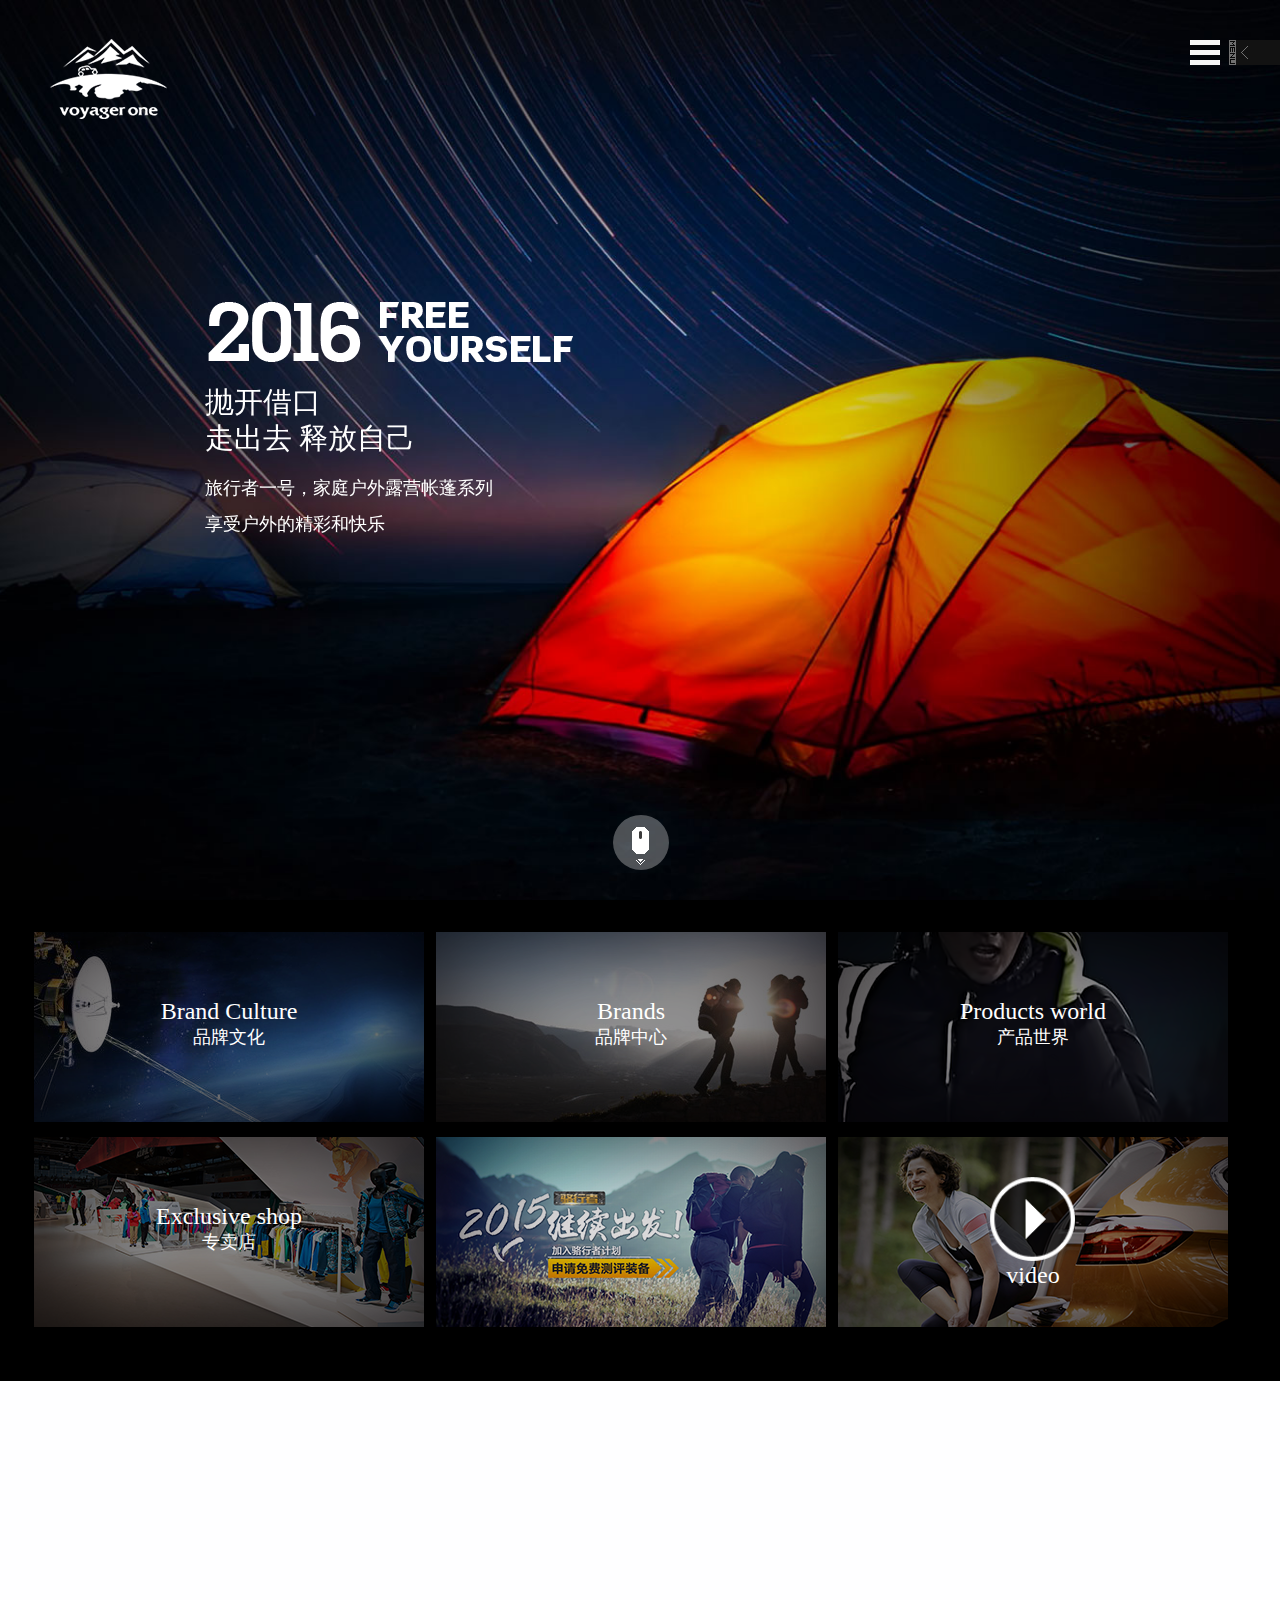
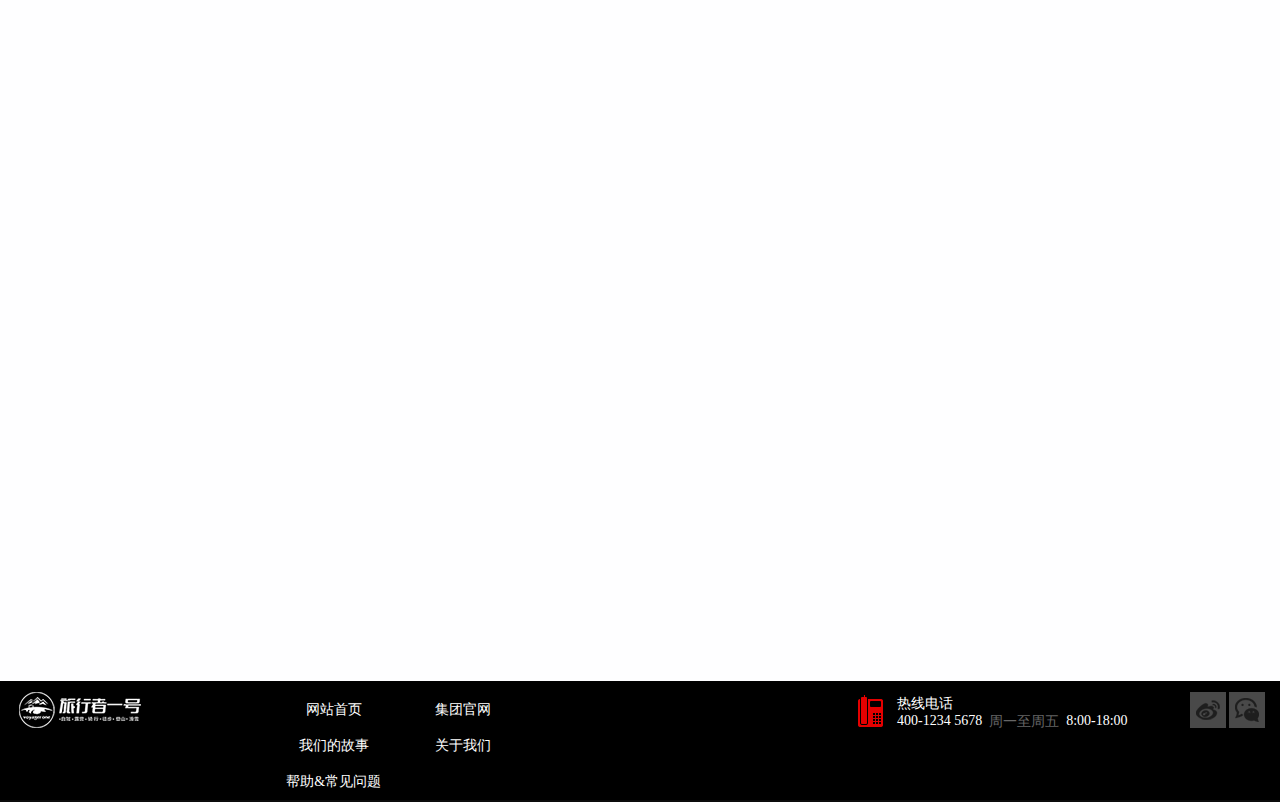
<file: lvxingzhe/index.html>
<!DOCTYPE html>
<html lang="en">

	<head>
		<!--meta文档类型声明-->
		<meta charset="UTF-8" />
		<meta http-equiv="X-UA-Compatible" content="IE=edge">
		<!--禁止缩放比例为一的meta-->
		<meta name="viewport" content="width=device-width, user-scalable=no, initial-scale=1.0, maximum-scale=1.0, minimum-scale=1.0" />
		<!-- 上述3个meta标签*必须*放在最前面，任何其他内容都*必须*跟随其后！ -->
		<!--去除苹果工具栏和菜单栏-->
		<!--<meta name="apple-mobile-web-app-capable" content="yes">-->
		<!--显示手机信号、时间、电池的顶部导航栏的颜色default（白色），可以定为black（黑色）和black-translucent（灰色半透明）-->
		<meta name="apple-mobile-web-app-status-bar-style" content="black-translucent">
		<!--format-detection翻译成中文的意思是“格式检测”，telephone去掉这个拨号链接iPhone，默认yes-->
		<!--<meta name="format-detection" content="telephone=yes">-->
		<!--文字默认为邮箱地址-->
		<!--<meta name="format-detection" content="email=yes">-->
		<title>旅行者</title>
		<link rel="stylesheet" type="text/css" href="css/index.css" />
		<!--<link href="css/bootstrap.min.css" rel="stylesheet">-->
		<!-- HTML5 shim and Respond.js for IE8 support of HTML5 elements and media queries -->
		<!-- WARNING: Respond.js doesn't work if you view the page via file:// -->
		<!--[if lt IE 9]>
      <script src="https://cdn.bootcss.com/html5shiv/3.7.3/html5shiv.min.js"></script>
      <script src="https://cdn.bootcss.com/respond.js/1.4.2/respond.min.js"></script>
    <![endif]-->
	</head>

	<body>
		<div class="head">
			<!--第一块固定图片-->
			<div class="head-div">
				<img src="img/index_01.jpg" class="head-bg" />
			</div>
			<div class="font">
				<img src="img/size.png" />
				<p class="font-p1">
					<span>抛开借口</span>
					<span>走出去  释放自己</span>
				</p>
				<p class="font-p2">
					<span>旅行者一号，家庭户外露营帐蓬系列   </span>
					<span>享受户外的精彩和快乐</span>
				</p>
			</div>
			<div class="clearFix nav">
				<div class="logo">
					<img src="img/logo.png" />
				</div>
				<div class=" head-position">
					<div class="position-div">
						<ul class="clearFix head-ul">
							<li>
								<a href="./index.html">首页</a>
							</li>
							<li>
								<a href="./about.html">关于我们</a>
							</li>
							<li>
								<a href="./Information.html">一号咨询</a>
							</li>
							<li>
								<a href="./Brandworld.html">品牌世界</a>
							</li>
							<li>
								<a href="./Productcenter.html">产品中心</a>
							</li>
							<li>
								<a href="">招商加盟</a>
							</li>
							<li>
								<a href="">联系我们</a>
							</li>
							
						</ul>
					</div>
					<div class="head-position-div"></div>
				</div>
			</div>
			<div class="cloth"></div>
			<div class="mouse"><img src="img/shubiao.png"/></div>
		</div>
		<div class="index-middle">
			<ul class="index-middle-div clearFix">
				<li><a href=""><img src="img/indeximg1.png"/><div><span>Brand Culture</span><p>品牌文化</p></div></a></li>
				<li><a href=""><img src="img/indeximg2.png"/><div><span>Brands</span><p>品牌中心</p></div></a></li>
				<li><a href=""><img src="img/indeximg3.png"/><div><span>Products world</span><p>产品世界</p></div></a></li>
				<li><a href=""><img src="img/indeximg4.png"/><div><span>Exclusive shop</span><p>专卖店</p></div></a></li>
				<li><a href=""><img src="img/indeximg5.png"/></a></li>
				<li><a href="javascript:void(0)"><img src="img/indeximg6.png"/><div style="padding-top: 10%;" link="http://player.ku6.com/refer/PyeR7gr3V5V9siyjkhvkcA../v.swf"><i class="index-middle-div-i"></i><span>video</span></div></a></li>
			</ul>
			<!--视频-->
			<div class="fixed-video" style="display:none;">
				<div class="fixed-video-main">
			    	<i class="fixed-video-xx">×</i>
			        <div class="fixed-video-v"><embed style="width: 100%;height: 100%;" src='http://player.youku.com/player.php/sid/XMjg5MDIyMDMyNA==/v.swf' allowFullScreen='true' quality='high' width='480' height='400' align='middle' allowScriptAccess='always' type='application/x-shockwave-flash'></embed></div>
			        
			    </div>
			</div>			
		</div>
		<!--第二快固定圖片-->
			<div class="bussiness">
				<ul class="bussiness-li clearFix">
					<li style="display: block;"><img src="img/bussiness-01.jpg" /></li>
					<li style="display: none;"><img src="img/bussiness-02.jpg" /></li>
					<li style="display: none;"><img src="img/bussiness-03.jpg" /></li>
				</ul>
			</div>
			<div class="jsheight"></div>
		<!--尾部-->
			<div class="tail clearFix">
				<div class="tail-logo"><img src="img/taillogo.png" class="aboutimg-i"/></div>
				<ul class="tail-ul clearFix">
					<li><a href="./index.html">网站首页</a></li>
					<li><a href="">集团官网</a></li>
					<li><a href="">我们的故事</a></li>
					<li><a href="./about.html">关于我们</a></li>
					<li><a href="">帮助&常见问题</a></li>
				</ul>
				<div class="phone clearFix">
					<p class="phone-p"><img src="img/phonp.png"/></p>
					<div class="phone-div-text">
						<span style="float: none;">热线电话</span>
						<span>400-1234 5678  </span><i>&nbsp;&nbsp;周一至周五&nbsp;&nbsp;</i><em>8:00-18:00</em>
					</div>
				</div>
				<div class="share clearFix">
					<div><a href="http://service.weibo.com/share/share.php?appkey=&title=&url=&pic=&searchPic=false&style=simple" target="_blank"><img src="img/weibo.png"/></a></div>
					<div><!-- JiaThis Button BEGIN --><div id="ckepop">
						<!--<span class="jiathis_txt">分享到：</span>-->
						<a class="jiathis_button_weixin"><img src="img/weixing.png"/></a> 
						<!--<a href="http://www.jiathis.com/share"  class="jiathis jiathis_txt jiathis_separator jtico jtico_jiathis" target="_blank">更多</a>-->
						<!--<a class="jiathis_counter_style"></a>-->  </div>
						<script type="text/javascript" src="http://v3.jiathis.com/code/jia.js?uid=1" charset="utf-8"></script>
					</div> <!-- JiaThis Button END -->
				</div>
			</div>
		</div>
		
	</body>
	<script type="text/javascript" src="js/jquery-1.7.1.min.js">
	</script>
	<script type="text/javascript" src="js/app.js">
	</script>
	
</html>
</file>
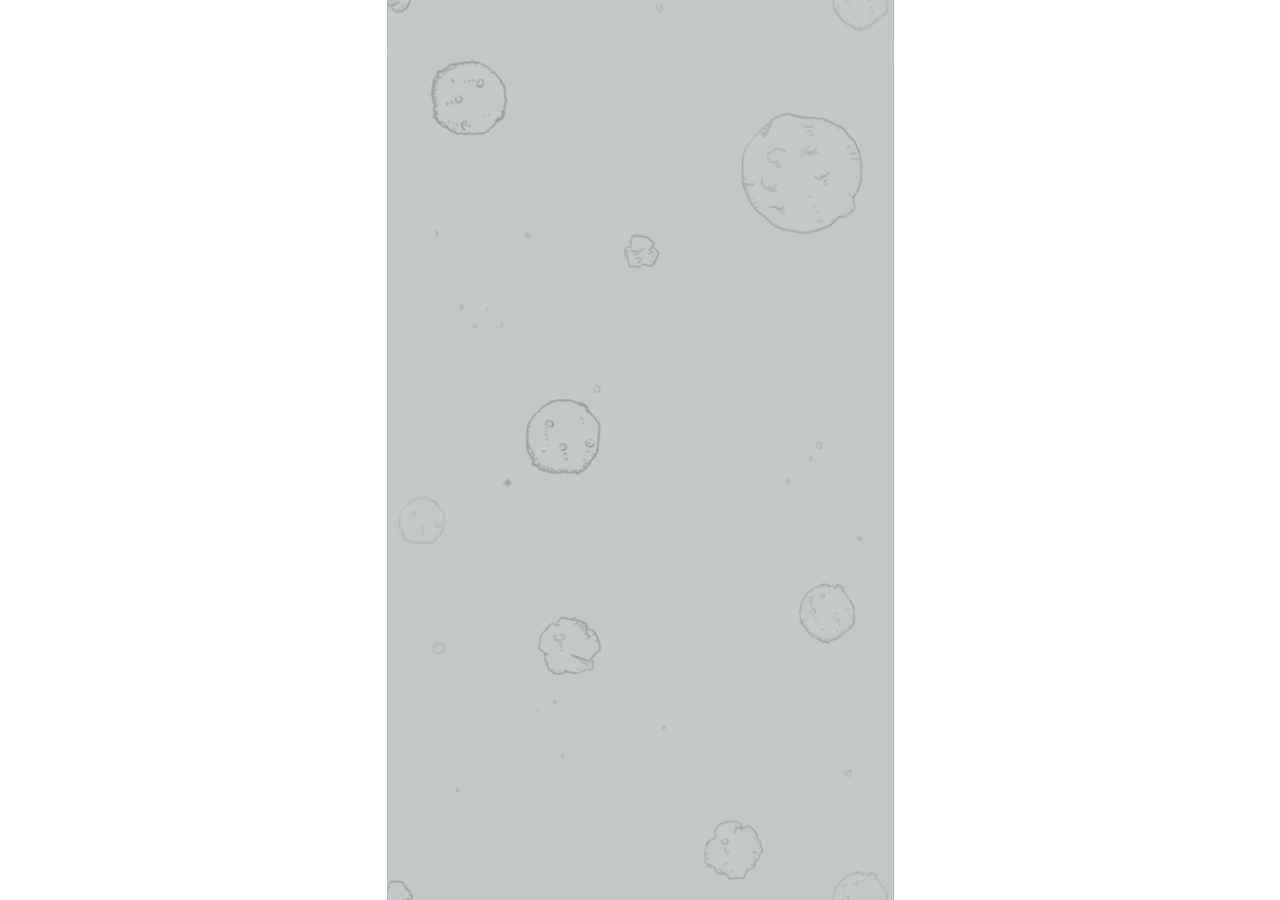
<file: layaAir/war/index.html>
<!DOCTYPE html>
<html>
<head>
	<meta charset='utf-8' />
	<title>www.layabox.com</title>
	<meta name='viewport' content='width=device-width,initial-scale=1.0,minimum-scale=1.0,maximum-scale=1.0,user-scalable=no'
	/>
	<meta name="renderer" content="webkit"/>
	<meta name='apple-mobile-web-app-capable' content='yes' />
	<meta name='full-screen' content='true' />
	<meta name='x5-fullscreen' content='true' />
	<meta name='360-fullscreen' content='true' />
	<meta name="laya" screenorientation ="landscape"/>
	<meta http-equiv="X-UA-Compatible" content="IE=edge,chrome=1"/>
	<meta http-equiv='expires' content='0' />
	<meta http-equiv="Cache-Control" content="no-siteapp"/>
</head>
<body>
	<!--以下引用了常用类库，如果不使用，可以删除-->
	
	<!--核心包，封装了显示对象渲染，事件，时间管理，时间轴动画，缓动，消息交互,socket，本地存储，鼠标触摸，声音，加载，颜色滤镜，位图字体等-->
	<script type="text/javascript" src="libs/laya.core.js"></script>
	<!--提供了微信小游戏的适配-->
	<script type="text/javascript" src="libs/laya.wxmini.js"></script>
	<!--封装了webgl渲染管线，如果使用webgl渲染，可以在初始化时调用Laya.init(1000,800,laya.webgl.WebGL);-->
    <script type="text/javascript" src="libs/laya.webgl.js"></script>
	<!--是动画模块，包含了swf动画，骨骼动画等-->
    <script type="text/javascript" src="libs/laya.ani.js"></script>
	<!--包含更多webgl滤镜，比如外发光，阴影，模糊以及更多-->
    <script type="text/javascript" src="libs/laya.filter.js"></script>
	<!--封装了html动态排版功能-->
    <script type="text/javascript" src="libs/laya.html.js"></script>
	<!--粒子类库-->
    <script type="text/javascript" src="libs/laya.particle.js"></script>
	<!--提供tileMap解析支持-->
    <script type="text/javascript" src="libs/laya.tiledmap.js"></script>
	<!--提供了制作UI的各种组件实现-->
    <script type="text/javascript" src="libs/laya.ui.js"></script>
	<!--IDE生成的UI文件-->
	<!--自定义的js(bin/js文件夹下)文件自动添加到下面jsfile模块标签里面里，js的顺序可以手动修改，修改后保留修改的顺序，新增加的js会默认依次追加到标签里-->
	<!--删除标签，ide不会自动添加js文件，请谨慎操作-->
	<!--jsfile--startTag-->
	<script src="js/ui/BackGround.js"></script>
	<script src="js/ui/Game.js"></script>
	<!--jsfile--endTag-->
</body>
</html>
</file>
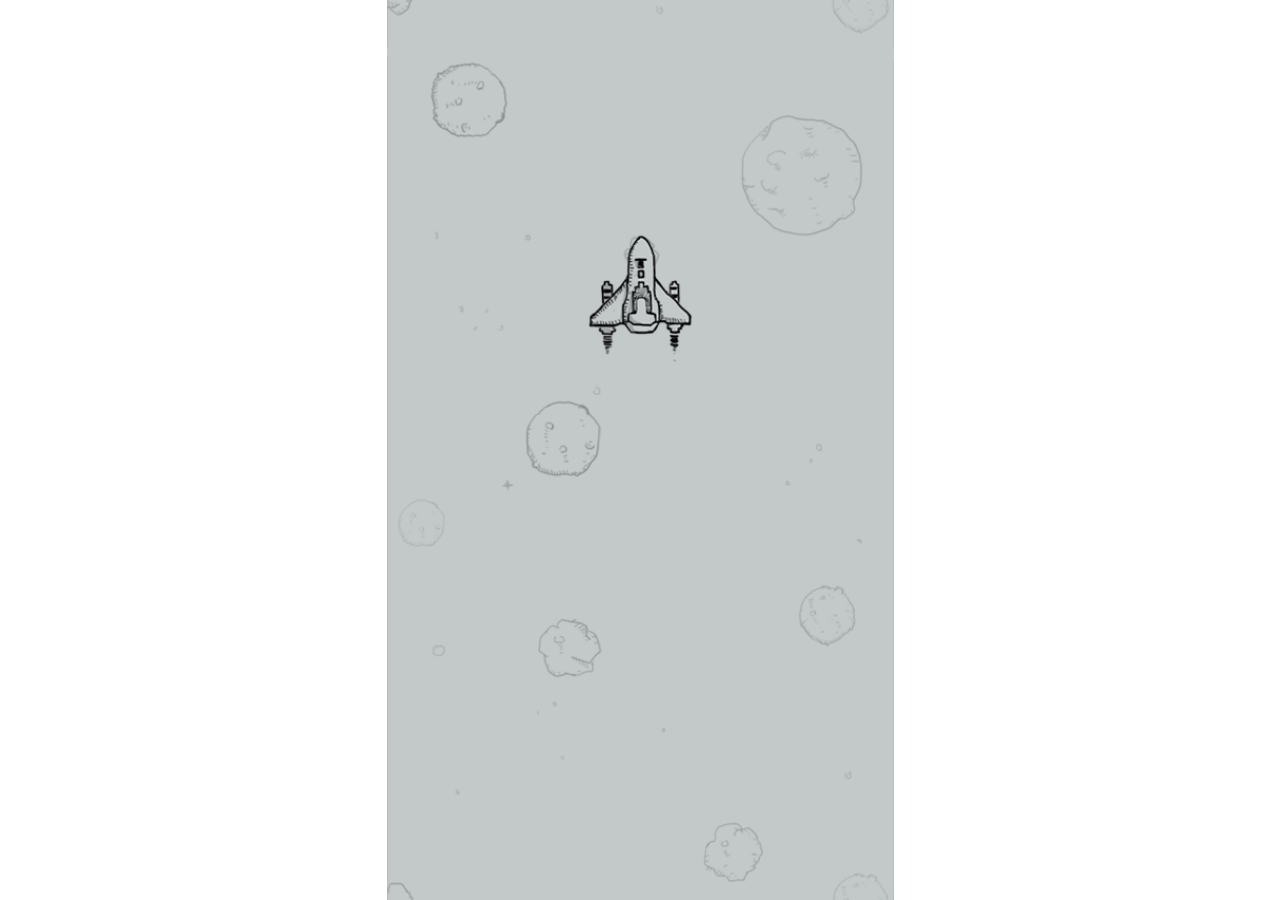
<file: layaAir/AirPlaneWar/bin/index.html>
﻿<!DOCTYPE html>
<html>
<head>
	<meta charset='utf-8' />
	<title>www.layabox.com</title>
	<meta name='viewport' content='width=device-width,initial-scale=1.0,minimum-scale=1.0,maximum-scale=1.0,user-scalable=no'
	/>
	<meta name="renderer" content="webkit"/>
	<meta name='apple-mobile-web-app-capable' content='yes' />
	<meta name='full-screen' content='true' />
	<meta name='x5-fullscreen' content='true' />
	<meta name='360-fullscreen' content='true' />
	<meta name="laya" screenorientation ="landscape"/>
	<meta http-equiv="X-UA-Compatible" content="IE=edge,chrome=1"/>
	<meta http-equiv='expires' content='0' />
	<meta http-equiv="Cache-Control" content="no-siteapp"/>
</head>
<body>
	<!--以下引用了常用类库，如果不使用，可以删除-->
	
	<!--核心包，封装了显示对象渲染，事件，时间管理，时间轴动画，缓动，消息交互,socket，本地存储，鼠标触摸，声音，加载，颜色滤镜，位图字体等-->
	<script type="text/javascript" src="libs/laya.core.js"></script>
	<!--提供了微信小游戏的适配-->
	<script type="text/javascript" src="libs/laya.wxmini.js"></script>
	<!--封装了webgl渲染管线，如果使用webgl渲染，可以在初始化时调用Laya.init(1000,800,laya.webgl.WebGL);-->
    <script type="text/javascript" src="libs/laya.webgl.js"></script>
	<!--是动画模块，包含了swf动画，骨骼动画等-->
    <script type="text/javascript" src="libs/laya.ani.js"></script>
	<!--包含更多webgl滤镜，比如外发光，阴影，模糊以及更多-->
    <script type="text/javascript" src="libs/laya.filter.js"></script>
	<!--封装了html动态排版功能-->
    <script type="text/javascript" src="libs/laya.html.js"></script>
	<!--粒子类库-->
    <script type="text/javascript" src="libs/laya.particle.js"></script>
	<!--提供tileMap解析支持-->
    <script type="text/javascript" src="libs/laya.tiledmap.js"></script>
	<!--提供了制作UI的各种组件实现-->
    <script type="text/javascript" src="libs/laya.ui.js"></script>
	<!--IDE生成的UI文件-->
	<!--自定义的js(bin/js文件夹下)文件自动添加到下面jsfile模块标签里面里，js的顺序可以手动修改，修改后保留修改的顺序，新增加的js会默认依次追加到标签里-->
	<!--删除标签，ide不会自动添加js文件，请谨慎操作-->
	<!--jsfile--startTag-->
	<script src="../src/ui/Animation.js"></script>
	<script src="../src/ui/Role.js"></script>
	<script src="../src/ui/BackGround.js"></script>
	<script src="../src/ui/Game.js"></script>
	<!--jsfile--endTag-->
</body>
</html>
</file>
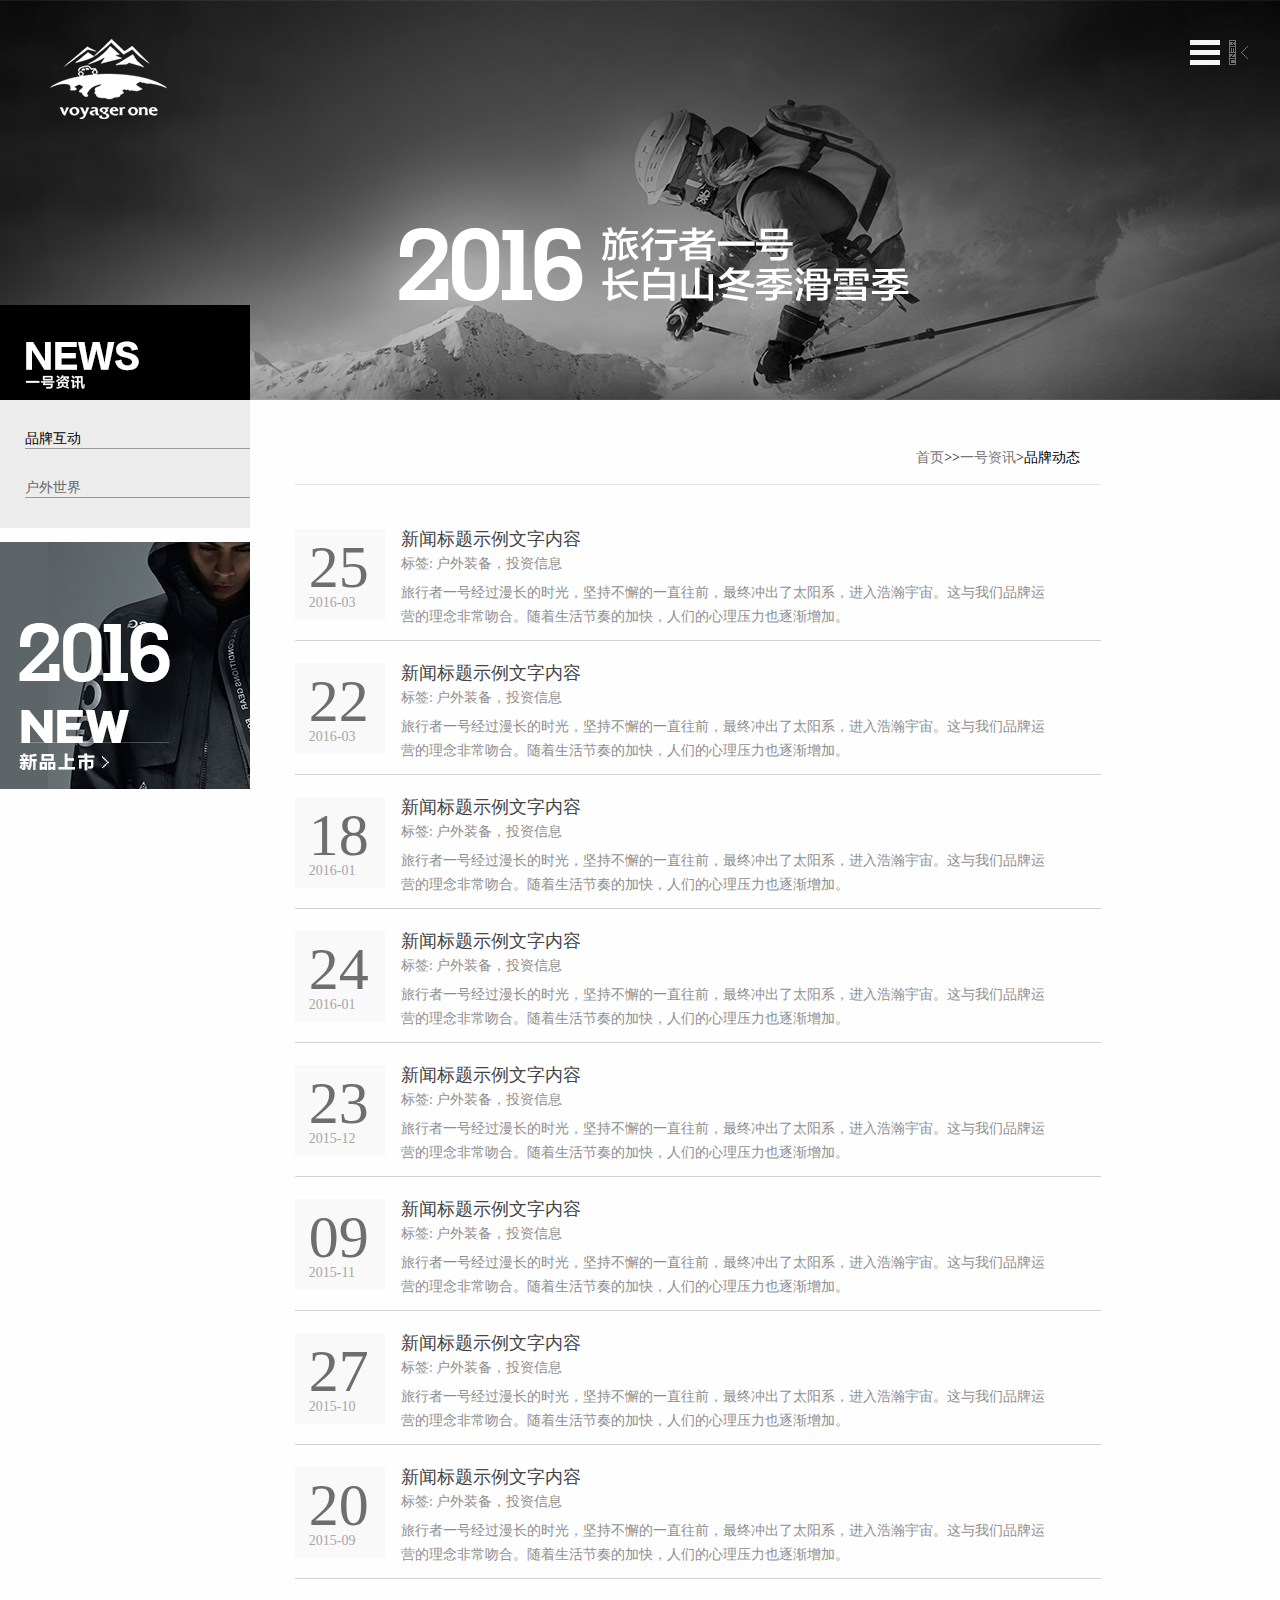
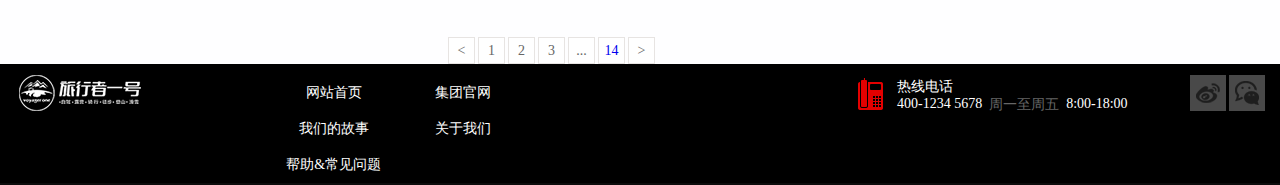
<file: lvxingzhe/Information-BrandDynamics.html>
<!DOCTYPE html>
<html lang="en">
<head>
		<meta charset="UTF-8" />
		<title>关于我们</title>
		<!--meta文档类型声明-->
		<meta charset="UTF-8" />
		<meta http-equiv="X-UA-Compatible" content="IE=edge">
		<!--禁止缩放比例为一的meta-->
		<meta name="viewport" content="width=device-width, user-scalable=no, initial-scale=1.0, maximum-scale=1.0, minimum-scale=1.0" />
		<!-- 上述3个meta标签*必须*放在最前面，任何其他内容都*必须*跟随其后！ -->
		<!--去除苹果工具栏和菜单栏-->
		<!--<meta name="apple-mobile-web-app-capable" content="yes">-->
		<!--显示手机信号、时间、电池的顶部导航栏的颜色default（白色），可以定为black（黑色）和black-translucent（灰色半透明）-->
		<meta name="apple-mobile-web-app-status-bar-style" content="black-translucent">
		<!--format-detection翻译成中文的意思是“格式检测”，telephone去掉这个拨号链接iPhone，默认yes-->
		<!--<meta name="format-detection" content="telephone=yes">-->
		<!--文字默认为邮箱地址-->
		<!--<meta name="format-detection" content="email=yes">-->
		<title>旅行者</title>
		<!-- HTML5 shim and Respond.js for IE8 support of HTML5 elements and media queries -->
		<!-- WARNING: Respond.js doesn't work if you view the page via file:// -->
		<!--[if lt IE 9]>
	      <script src="https://cdn.bootcss.com/html5shiv/3.7.3/html5shiv.min.js"></script>
	      <script src="https://cdn.bootcss.com/respond.js/1.4.2/respond.min.js"></script>
	    <![endif]-->
		<link rel="stylesheet" type="text/css" href="css/index.css" />
		<!--[if lt IE 9]>
	    <script src="js/respond.min.js"></script>
		<![endif]--> 
</head>
<body>
	<div class="cloth"></div>
	<div class="about-head">
		<div class="Information">
			<div class="Information-head clearFix">
				<div class="logo">
					<img src="img/logo.png" />
				</div>
				<div class=" head-position">
						<div class="position-div">
							<ul class="clearFix head-ul">
								<li>
									<a href="./index.html">首页</a>
								</li>
								<li>
									<a href="./about.html">关于我们</a>
								</li>
								<li>
									<a href="./Information.html">一号咨询</a>
								</li>
								<li>
									<a href="./Brandworld.html">品牌世界</a>
								</li>
								<li>
									<a href="./Productcenter.html">产品中心</a>
								</li>
								<li>
									<a href="">招商加盟</a>
								</li>
								<li>
									<a href="">联系我们</a>
								</li>
								
							</ul>
						</div>
						<div class="head-position-div"></div>
				</div>
			</div>
		</div>
			
	</div>
	<div class="Information-body clearFix">
		<div class="Information-body-div" >
			<div><img src="img/information-1.jpg"/></div>
			<ul class="Information-body-div-text">
				<li><a href="./Information-BrandDynamics.html"  class="Information-body-div-text-color Informationa1">品牌互动</a></li>
				<li><a href="./Information.html" class="Informationa2">户外世界</a></li>
			</ul>
			<div class="Information-body-div-text-div"><img src="img/information-2.jpg"/></div>
		</div>
		<div class="Information-bodytext clearFix">
			<div class="Information-bodytext-div">
				<div class="Information-bodytext-div-hadetext">
					<span><a href="./index.html">首页</a></span><span>></span><span>><a href="./Information.html">一号资讯</a></span><span>></span><span class="textd"></span>
				</div>
				<ul class="BrandDynamics-bodytext-ul">
					<li class="clearFix jsli1" link="./json/tion2.json?id=1">
						<div class="BrandDynamics-bodytext-ul-div1">
							<p class="BrandDynamics-bodytext-ul-div1-p1"></p>
							<p class="BrandDynamics-bodytext-ul-div1-p2"></p>
						</div>
						<div class="BrandDynamics-bodytext-ul-div2">
							<p class="BrandDynamics-bodytext-ul-div2-p1 texta"></p>
							<p class="BrandDynamics-bodytext-ul-div2-p1 textb"></p>
							<p class="BrandDynamics-bodytext-ul-div2-p1 textc"></p>
						</div>
					</li>
					<li class="clearFix jsli1" link="./json/tion2.json?id=1">
						<div class="BrandDynamics-bodytext-ul-div1">
							<p class="BrandDynamics-bodytext-ul-div1-p1"></p>
							<p class="BrandDynamics-bodytext-ul-div1-p2"></p>
						</div>
						<div class="BrandDynamics-bodytext-ul-div2">
							<p class="BrandDynamics-bodytext-ul-div2-p1 texta"></p>
							<p class="BrandDynamics-bodytext-ul-div2-p1 textb"></p>
							<p class="BrandDynamics-bodytext-ul-div2-p1 textc"></p>
						</div>
					</li>
					<li class="clearFix jsli1" link="./json/tion2.json?id=1">
						<div class="BrandDynamics-bodytext-ul-div1">
							<p class="BrandDynamics-bodytext-ul-div1-p1"></p>
							<p class="BrandDynamics-bodytext-ul-div1-p2"></p>
						</div>
						<div class="BrandDynamics-bodytext-ul-div2">
							<p class="BrandDynamics-bodytext-ul-div2-p1 texta"></p>
							<p class="BrandDynamics-bodytext-ul-div2-p1 textb"></p>
							<p class="BrandDynamics-bodytext-ul-div2-p1 textc"></p>
						</div>
					</li>
					<li class="clearFix jsli1" link="./json/tion2.json?id=1">
						<div class="BrandDynamics-bodytext-ul-div1">
							<p class="BrandDynamics-bodytext-ul-div1-p1"></p>
							<p class="BrandDynamics-bodytext-ul-div1-p2"></p>
						</div>
						<div class="BrandDynamics-bodytext-ul-div2">
							<p class="BrandDynamics-bodytext-ul-div2-p1 texta"></p>
							<p class="BrandDynamics-bodytext-ul-div2-p1 textb"></p>
							<p class="BrandDynamics-bodytext-ul-div2-p1 textc"></p>
						</div>
					</li>
					<li class="clearFix jsli1" link="./json/tion2.json?id=1">
						<div class="BrandDynamics-bodytext-ul-div1">
							<p class="BrandDynamics-bodytext-ul-div1-p1"></p>
							<p class="BrandDynamics-bodytext-ul-div1-p2"></p>
						</div>
						<div class="BrandDynamics-bodytext-ul-div2">
							<p class="BrandDynamics-bodytext-ul-div2-p1 texta"></p>
							<p class="BrandDynamics-bodytext-ul-div2-p1 textb"></p>
							<p class="BrandDynamics-bodytext-ul-div2-p1 textc"></p>
						</div>
					</li>
					<li class="clearFix jsli1" link="./json/tion2.json?id=1">
						<div class="BrandDynamics-bodytext-ul-div1">
							<p class="BrandDynamics-bodytext-ul-div1-p1"></p>
							<p class="BrandDynamics-bodytext-ul-div1-p2"></p>
						</div>
						<div class="BrandDynamics-bodytext-ul-div2">
							<p class="BrandDynamics-bodytext-ul-div2-p1 texta"></p>
							<p class="BrandDynamics-bodytext-ul-div2-p1 textb"></p>
							<p class="BrandDynamics-bodytext-ul-div2-p1 textc"></p>
						</div>
					</li>
					<li class="clearFix jsli1" link="./json/tion2.json?id=1">
						<div class="BrandDynamics-bodytext-ul-div1">
							<p class="BrandDynamics-bodytext-ul-div1-p1"></p>
							<p class="BrandDynamics-bodytext-ul-div1-p2"></p>
						</div>
						<div class="BrandDynamics-bodytext-ul-div2">
							<p class="BrandDynamics-bodytext-ul-div2-p1 texta"></p>
							<p class="BrandDynamics-bodytext-ul-div2-p1 textb"></p>
							<p class="BrandDynamics-bodytext-ul-div2-p1 textc"></p>
						</div>
					</li>
					<li class="clearFix jsli1" link="./json/tion2.json?id=1">
						<div class="BrandDynamics-bodytext-ul-div1">
							<p class="BrandDynamics-bodytext-ul-div1-p1"></p>
							<p class="BrandDynamics-bodytext-ul-div1-p2"></p>
						</div>
						<div class="BrandDynamics-bodytext-ul-div2">
							<p class="BrandDynamics-bodytext-ul-div2-p1 texta"></p>
							<p class="BrandDynamics-bodytext-ul-div2-p1 textb"></p>
							<p class="BrandDynamics-bodytext-ul-div2-p1 textc"></p>
						</div>
					</li>
				</ul>
			</div>
		</div>
		
	</div>
	<div class="Information-bodytext-tail"> 
			<div><</div>
			<div>1</div>
			<div>2</div>
			<div>3</div>
			<div>...</div>
			<div><a href="./Informationid=1.html">14 </a></div>
			<div>></div>			
		</div>
	<!--尾部-->
			<div class="tail clearFix">
				<div class="tail-logo"><img src="img/taillogo.png" class="aboutimg-i"/></div>
				<ul class="tail-ul clearFix">
					<li><a href="./index.html">网站首页</a></li>
					<li><a href="">集团官网</a></li>
					<li><a href="">我们的故事</a></li>
					<li><a href="./about.html">关于我们</a></li>
					<li><a href="">帮助&常见问题</a></li>
				</ul>
				<div class="phone clearFix">
					<p class="phone-p"><img src="img/phonp.png"/></p>
					<div class="phone-div-text">
						<span style="float: none;">热线电话</span>
						<span>400-1234 5678  </span><i>&nbsp;&nbsp;周一至周五&nbsp;&nbsp;</i><em>8:00-18:00</em>
					</div>
				</div>
				<div class="share clearFix">
					<div><a href="http://service.weibo.com/share/share.php?appkey=&title=&url=&pic=&searchPic=false&style=simple" target="_blank"><img src="img/weibo.png"/></a></div>
					<div><!-- JiaThis Button BEGIN --><div id="ckepop">
						<!--<span class="jiathis_txt">分享到：</span>-->
						<a class="jiathis_button_weixin"><img src="img/weixing.png"/></a> 
						<!--<a href="http://www.jiathis.com/share"  class="jiathis jiathis_txt jiathis_separator jtico jtico_jiathis" target="_blank">更多</a>-->
						<!--<a class="jiathis_counter_style"></a>-->  </div>
						<script type="text/javascript" src="http://v3.jiathis.com/code/jia.js?uid=1" charset="utf-8"></script>
					</div> <!-- JiaThis Button END -->
				</div>
			</div>
</body>
<script type="text/javascript" src="js/jquery-1.7.1.min.js">
</script>
<script type="text/javascript" src="js/app.js">
</script>
<script type="text/javascript">
	var _this= this;
	var alink=$(".jsli1").attr("link");
//	console.log(alink)
	$.ajax({
		type:"get",
		url:alink,
//		async:true,
		dataType:"json",
		success:function(json){
//			console.log(json)
			var Number=json.number;
			var texts=json.texts;
			var Text=json.text;
			var a=function (src){
				for(var i=0;i<Number.length;i++){
					$(".BrandDynamics-bodytext-ul-div1-p1").eq(i).text(Number[i].num1)
					$(".BrandDynamics-bodytext-ul-div1-p2").eq(i).text(Number[i].num2)
				}
				for(var k=0;k<texts.length;k++){
					$(".texta").eq(k).text(texts[k].text1);
					$(".textb").eq(k).text(texts[k].text2);
					$(".textc").eq(k).text(texts[k].text3);
				}
				$(".textd").text(Text);
			}
			a(0);
			$(".BrandDynamics-bodytext-tail div").eq(1).click(function(){
				a(0);
			})
			$(".BrandDynamics-bodytext-tail div").eq(2).click(function(){
				a(1);
			})
			$(".BrandDynamics-bodytext-tail div").eq(3).click(function(){
				a(2);
			})
		},
		error:function(status){
			alert("请求失败，请稍后再试")
		}
	});
</script>
</html>
</file>
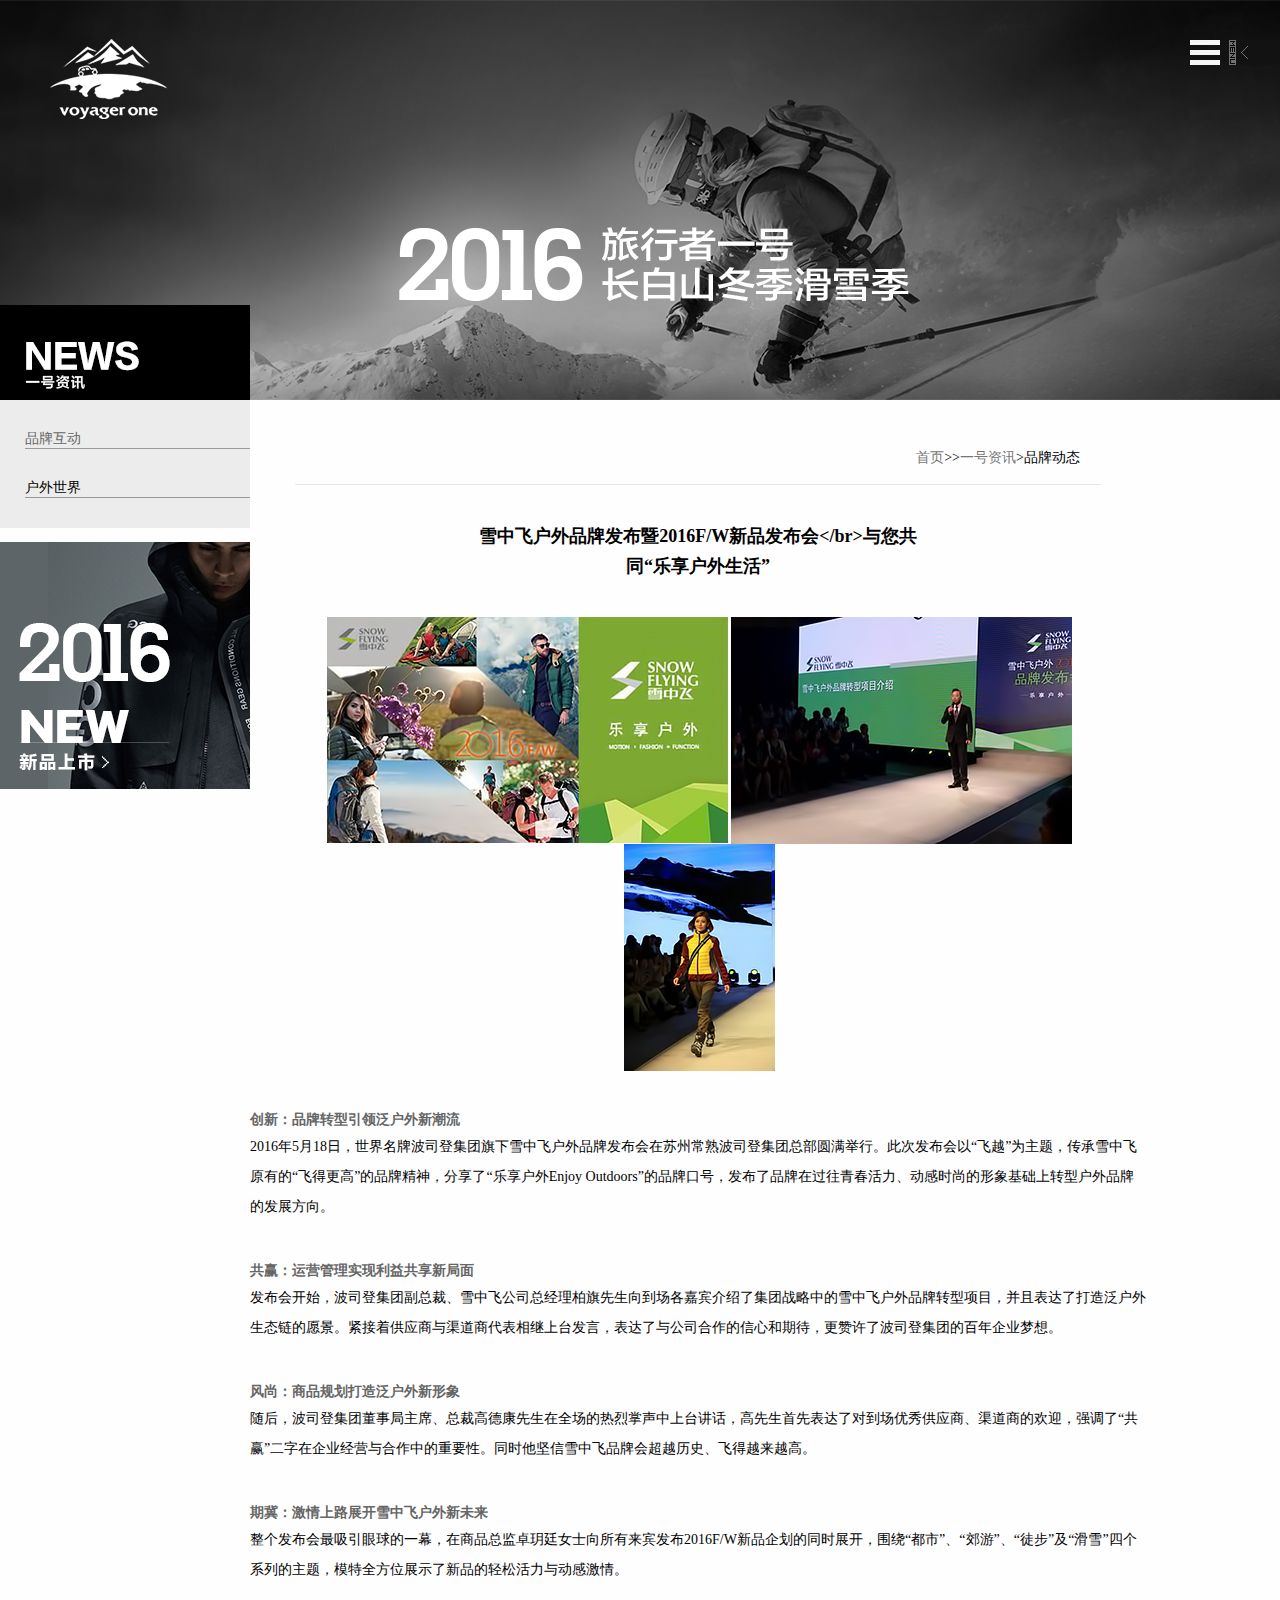
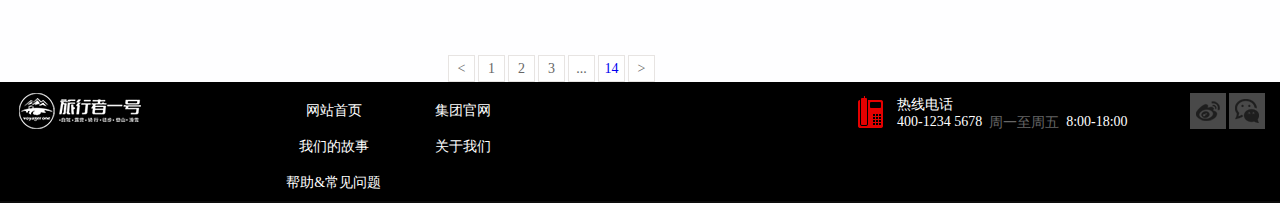
<file: lvxingzhe/Information-detailed.html>
<!DOCTYPE html>
<html lang="en">
<head>
		<meta charset="UTF-8" />
		<title>关于我们</title>
		<!--meta文档类型声明-->
		<meta charset="UTF-8" />
		<meta http-equiv="X-UA-Compatible" content="IE=edge">
		<!--禁止缩放比例为一的meta-->
		<meta name="viewport" content="width=device-width, user-scalable=no, initial-scale=1.0, maximum-scale=1.0, minimum-scale=1.0" />
		<!-- 上述3个meta标签*必须*放在最前面，任何其他内容都*必须*跟随其后！ -->
		<!--去除苹果工具栏和菜单栏-->
		<!--<meta name="apple-mobile-web-app-capable" content="yes">-->
		<!--显示手机信号、时间、电池的顶部导航栏的颜色default（白色），可以定为black（黑色）和black-translucent（灰色半透明）-->
		<meta name="apple-mobile-web-app-status-bar-style" content="black-translucent">
		<!--format-detection翻译成中文的意思是“格式检测”，telephone去掉这个拨号链接iPhone，默认yes-->
		<!--<meta name="format-detection" content="telephone=yes">-->
		<!--文字默认为邮箱地址-->
		<!--<meta name="format-detection" content="email=yes">-->
		<title>旅行者</title>
		<!-- HTML5 shim and Respond.js for IE8 support of HTML5 elements and media queries -->
		<!-- WARNING: Respond.js doesn't work if you view the page via file:// -->
		<!--[if lt IE 9]>
	      <script src="https://cdn.bootcss.com/html5shiv/3.7.3/html5shiv.min.js"></script>
	      <script src="https://cdn.bootcss.com/respond.js/1.4.2/respond.min.js"></script>
	    <![endif]-->
		<link rel="stylesheet" type="text/css" href="css/index.css" />
		<!--[if lt IE 9]>
	    <script src="js/respond.min.js"></script>
		<![endif]--> 
</head>
<body>
	<div class="about-head">
		<div class="Information">
			<div class="Information-head clearFix">
				<div class="logo">
					<img src="img/logo.png" />
				</div>
				<div class=" head-position">
						<div class="position-div">
							<ul class="clearFix head-ul">
								<li>
									<a href="./index.html">首页</a>
								</li>
								<li>
									<a href="./about.html">关于我们</a>
								</li>
								<li>
									<a href="./Information.html">一号咨询</a>
								</li>
								<li>
									<a href="./Brandworld.html">品牌世界</a>
								</li>
								<li>
									<a href="./Productcenter.html">产品中心</a>
								</li>
								<li>
									<a href="">招商加盟</a>
								</li>
								<li>
									<a href="">联系我们</a>
								</li>
								
							</ul>
						</div>
						<div class="head-position-div"></div>
				</div>
			</div>
		</div>
			<div class="cloth"></div>
	</div>
	<div class="Information-body clearFix">
		<div class="Information-body-div" >
			<div><img src="img/information-1.jpg"/></div>
			<ul class="Information-body-div-text">
				<li><a href="./Information-BrandDynamics.html " class="Informationa1">品牌互动</a></li>
				<li><a href="./Information.html" class="Information-body-div-text-color Informationa2">户外世界</a></li>
			</ul>
			<div class="Information-body-div-text-div"><img src="img/information-2.jpg"/></div>
		</div>
		<div class="Information-bodytext clearFix">
			<div class="Information-bodytext-div">
				<div class="Information-bodytext-div-hadetext">
					<span><a href="./index.html">首页</a></span><span>></span><span>><a href="./Information.html">一号资讯</a></span><span>></span><span class="textd"></span>
				</div>
			</div>
			<div class="detailed-bodytext-ul" link="./json/tion3.json?id=1">
					<h3 class="detailed-h3"></h3>
					<p class="detailed-p"></p>
					<div class="detailed-img"><img src=""/><img src=""/><img src=""/></div>
					<h4 class="detailed-h4"></h4>
					<p  class="detailed-text"></p>
					<h4 class="detailed-h4"></h4>
					<p class="detailed-text"></p>
					<h4 class="detailed-h4"></h4>
					<p class="detailed-text"></p>
					<h4 class="detailed-h4"></h4>
					<p class="detailed-text"></p>
			</div>
		</div>
		
	</div>
	<div class="Information-bodytext-tail"> 
			<div><</div>
			<div>1</div>
			<div>2</div>
			<div>3</div>
			<div>...</div>
			<div><a href="./Informationid=1.html">14 </a></div>
			<div>></div>			
		</div>
	<!--尾部-->
			<div class="tail clearFix">
				<div class="tail-logo"><img src="img/taillogo.png" class="aboutimg-i"/></div>
				<ul class="tail-ul clearFix">
					<li><a href="./index.html">网站首页</a></li>
					<li><a href="">集团官网</a></li>
					<li><a href="">我们的故事</a></li>
					<li><a href="./about.html">关于我们</a></li>
					<li><a href="">帮助&常见问题</a></li>
				</ul>
				<div class="phone clearFix">
					<p class="phone-p"><img src="img/phonp.png"/></p>
					<div class="phone-div-text">
						<span style="float: none;">热线电话</span>
						<span>400-1234 5678  </span><i>&nbsp;&nbsp;周一至周五&nbsp;&nbsp;</i><em>8:00-18:00</em>
					</div>
				</div>
				<div class="share clearFix">
					<div><a href="http://service.weibo.com/share/share.php?appkey=&title=&url=&pic=&searchPic=false&style=simple" target="_blank"><img src="img/weibo.png"/></a></div>
					<div><!-- JiaThis Button BEGIN --><div id="ckepop">
						<!--<span class="jiathis_txt">分享到：</span>-->
						<a class="jiathis_button_weixin"><img src="img/weixing.png"/></a> 
						<!--<a href="http://www.jiathis.com/share"  class="jiathis jiathis_txt jiathis_separator jtico jtico_jiathis" target="_blank">更多</a>-->
						<!--<a class="jiathis_counter_style"></a>-->  </div>
						<script type="text/javascript" src="http://v3.jiathis.com/code/jia.js?uid=1" charset="utf-8"></script>
					</div> <!-- JiaThis Button END -->
				</div>
			</div>
</body>
<script type="text/javascript" src="js/jquery-1.7.1.min.js">
</script>
<script type="text/javascript" src="js/app.js">
</script>
<script type="text/javascript">
	var _this= this;
	var alink=$(".detailed-bodytext-ul").attr("link");
//	console.log(alink)
	$.ajax({
		type:"get",
		url:alink,
//		async:true,
		dataType:"json",
		success:function(json){
		var title=json.title;
		var texts=json.texts;
		var imgs=json.imgs;
		$(".detailed-h3").text(json.h3);
		$(".textd").text(json.text)
			for( var i=0; i<title.length;i++){
				$(".detailed-h4").eq(i).text(title[i]);
			}
			for (var k=0 ; k<texts.length;k++){
				$(".detailed-text").eq(k).text(texts[k]);
			}
			for (var j=0 ; j<imgs.length;j++){
				$(".detailed-img img").eq(j).attr({src:imgs[j]})
			}
		},
		error:function(status){
			alert("请求失败，请稍后再试")
		}
	});
</script>
</html>
</file>
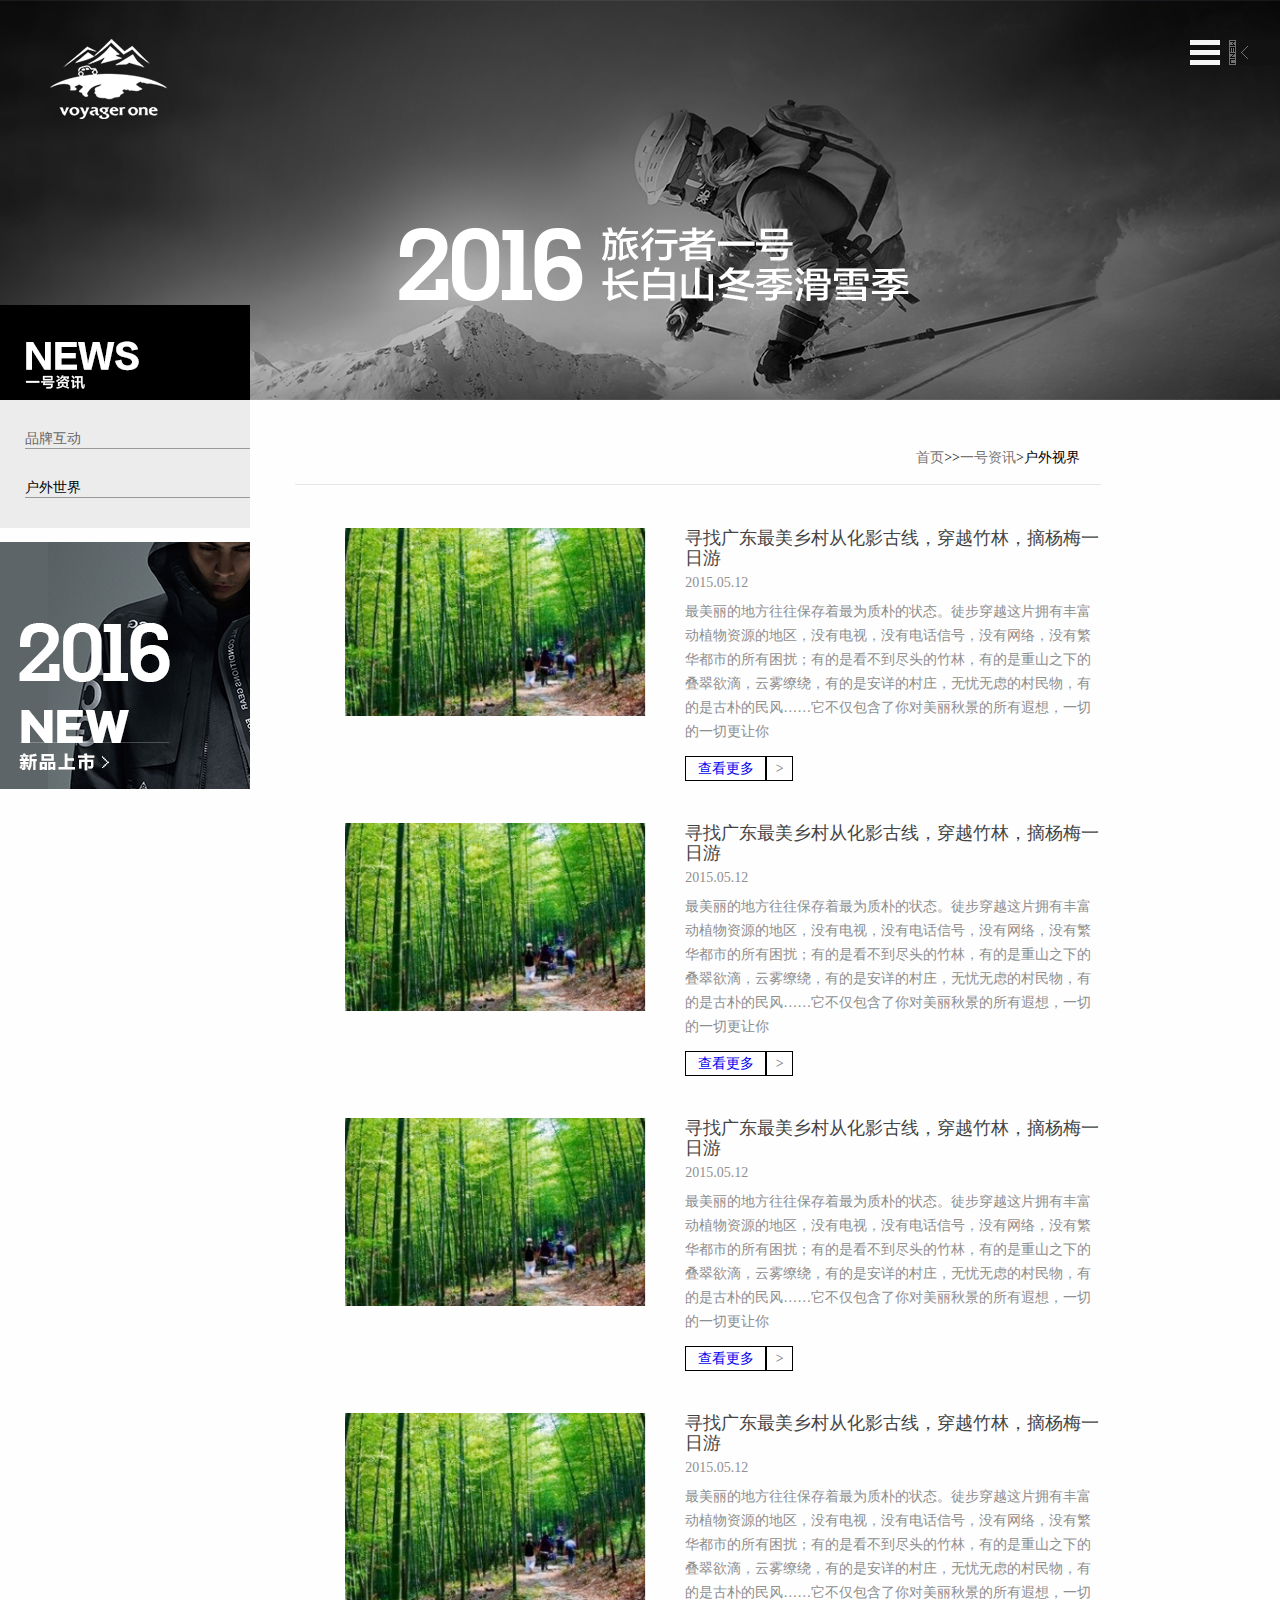
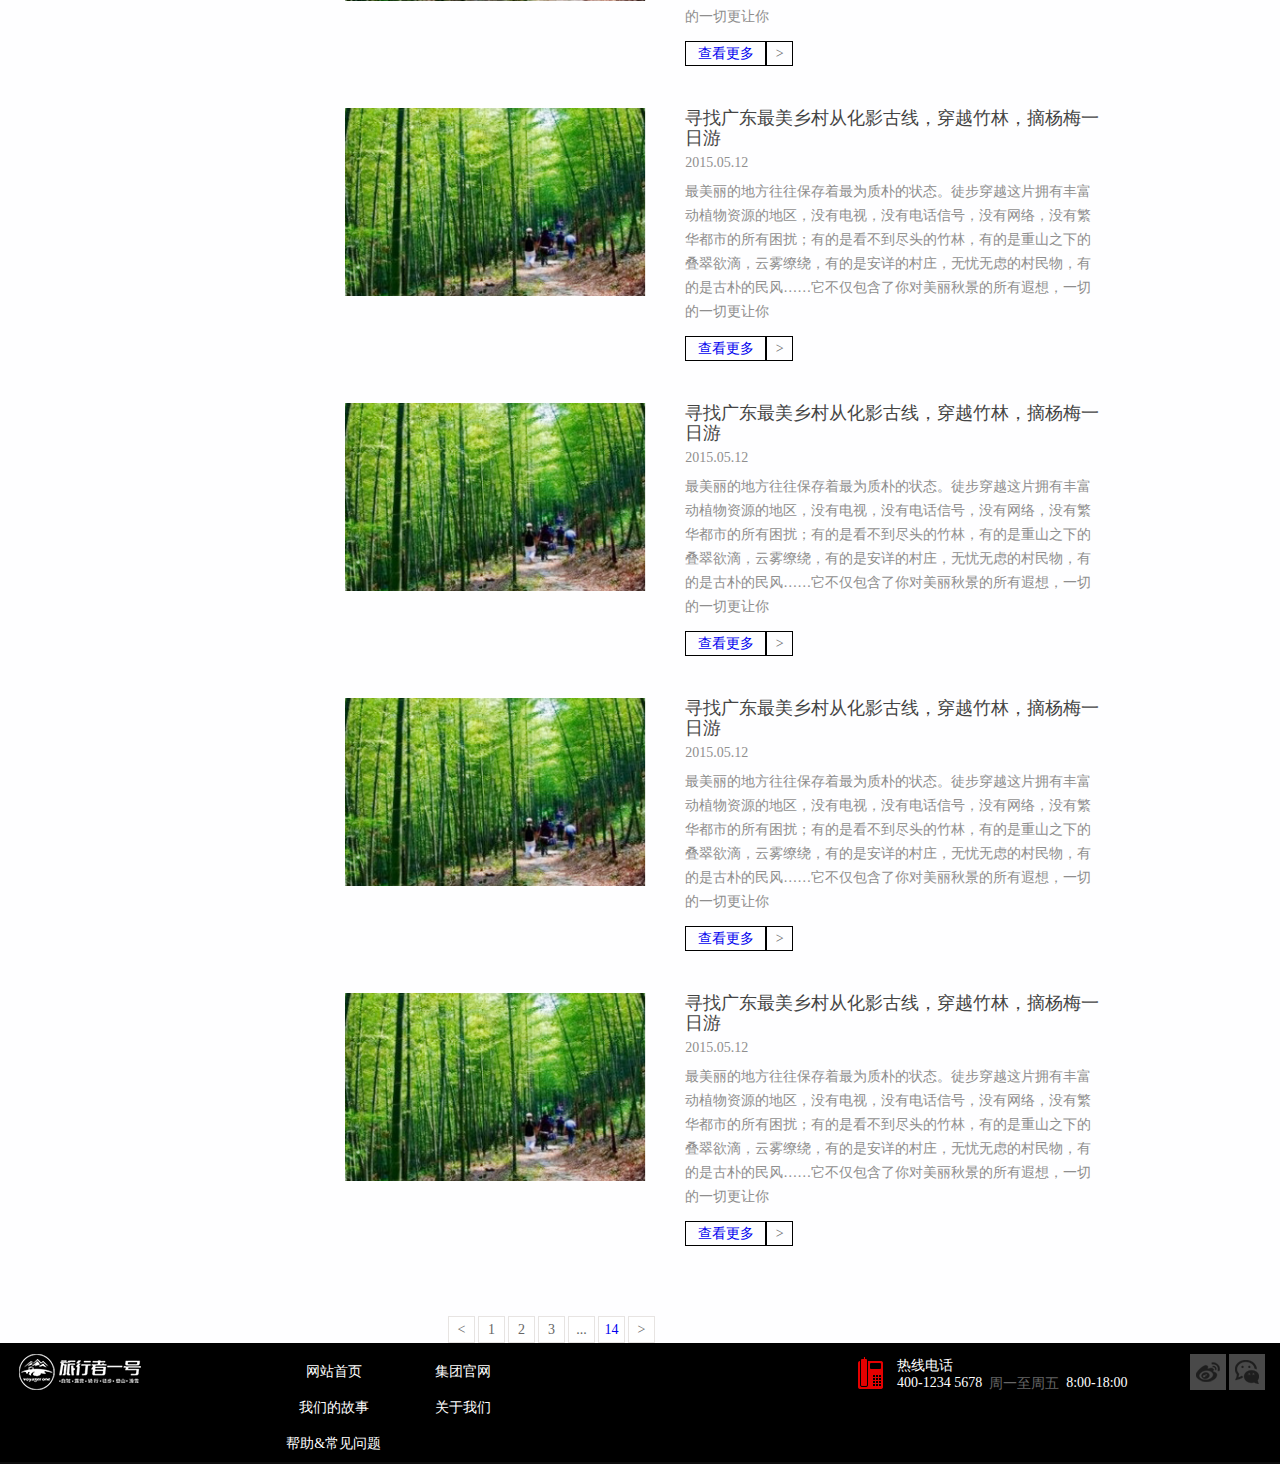
<file: lvxingzhe/Information.html>
<!DOCTYPE html>
<html lang="en">
<head>
		<meta charset="UTF-8" />
		<title>关于我们</title>
		<!--meta文档类型声明-->
		<meta charset="UTF-8" />
		<meta http-equiv="X-UA-Compatible" content="IE=edge">
		<!--禁止缩放比例为一的meta-->
		<meta name="viewport" content="width=device-width, user-scalable=no, initial-scale=1.0, maximum-scale=1.0, minimum-scale=1.0" />
		<!-- 上述3个meta标签*必须*放在最前面，任何其他内容都*必须*跟随其后！ -->
		<!--去除苹果工具栏和菜单栏-->
		<!--<meta name="apple-mobile-web-app-capable" content="yes">-->
		<!--显示手机信号、时间、电池的顶部导航栏的颜色default（白色），可以定为black（黑色）和black-translucent（灰色半透明）-->
		<meta name="apple-mobile-web-app-status-bar-style" content="black-translucent">
		<!--format-detection翻译成中文的意思是“格式检测”，telephone去掉这个拨号链接iPhone，默认yes-->
		<!--<meta name="format-detection" content="telephone=yes">-->
		<!--文字默认为邮箱地址-->
		<!--<meta name="format-detection" content="email=yes">-->
		<title>旅行者</title>
		<!-- HTML5 shim and Respond.js for IE8 support of HTML5 elements and media queries -->
		<!-- WARNING: Respond.js doesn't work if you view the page via file:// -->
		<!--[if lt IE 9]>
	      <script src="https://cdn.bootcss.com/html5shiv/3.7.3/html5shiv.min.js"></script>
	      <script src="https://cdn.bootcss.com/respond.js/1.4.2/respond.min.js"></script>
	    <![endif]-->
		<link rel="stylesheet" type="text/css" href="css/index.css" />
		<!--[if lt IE 9]>
	    <script src="js/respond.min.js"></script>
		<![endif]--> 
</head>
<body>
	<div class="about-head">
		<div class="Information">
			<div class="Information-head clearFix">
				<div class="logo">
					<img src="img/logo.png" />
				</div>
				<div class=" head-position">
						<div class="position-div">
							<ul class="clearFix head-ul">
								<li>
									<a href="./index.html">首页</a>
								</li>
								<li>
									<a href="./about.html">关于我们</a>
								</li>
								<li>
									<a href="./Information.html">一号咨询</a>
								</li>
								<li>
									<a href="./Brandworld.html">品牌世界</a>
								</li>
								<li>
									<a href="./Productcenter.html">产品中心</a>
								</li>
								<li>
									<a href="">招商加盟</a>
								</li>
								<li>
									<a href="">联系我们</a>
								</li>
								
							</ul>
						</div>
						<div class="head-position-div"></div>
				</div>
			</div>
		</div>
			<div class="cloth"></div>
	</div>
	<div class="Information-body clearFix">
		<div class="Information-body-div" >
			<div><img src="img/information-1.jpg"/></div>
			<ul class="Information-body-div-text">
				<li><a href="./Information-BrandDynamics.html " class="Informationa1">品牌互动</a></li>
				<li><a href="./Information.html" class="Information-body-div-text-color Informationa2">户外世界</a></li>
			</ul>
			<div class="Information-body-div-text-div"><img src="img/information-2.jpg"/></div>
		</div>
		<div class="Information-bodytext clearFix">
			<div class="Information-bodytext-div">
				<div class="Information-bodytext-div-hadetext">
					<span><a href="./index.html">首页</a></span><span>></span><span>><a href="./Information.html">一号资讯</a></span><span>></span><span class="textd"></span>
				</div>
				<ul class="Information-bodytext-ul">
					<li class="clearFix jsli1" link="./json/tion1.json?id=1">
						<div class="Information-bodytext-ul-div1"><img src=""/></div>
						<div class="Information-bodytext-ul-div2">
							<p class="Information-bodytext-ul-div2-p1 texta"></p>
							<p class="Information-bodytext-ul-div2-p1 textb"></p>
							<p class="Information-bodytext-ul-div2-p1 textc"></p>
							<div class="Information-bodytext-ul-div2-index"><a href="./Information-detailed.html">查看更多</a></div><div class="Information-bodytext-ul-div2-index2">></div>
						</div>
					</li>
					<li class="clearFix jsli1" link="./json/tion1.json?id=1">
						<div class="Information-bodytext-ul-div1"><img src=""/></div>
						<div class="Information-bodytext-ul-div2">
							<p class="Information-bodytext-ul-div2-p1 texta"></p>
							<p class="Information-bodytext-ul-div2-p1 textb"></p>
							<p class="Information-bodytext-ul-div2-p1 textc"></p>
							<div class="Information-bodytext-ul-div2-index"><a href="./Information-detailed.html">查看更多</a></div><div class="Information-bodytext-ul-div2-index2">></div>
						</div>
					</li>
					<li class="clearFix jsli1" link="./json/tion1.json?id=1">
						<div class="Information-bodytext-ul-div1"><img src=""/></div>
						<div class="Information-bodytext-ul-div2">
							<p class="Information-bodytext-ul-div2-p1 texta"></p>
							<p class="Information-bodytext-ul-div2-p1 textb"></p>
							<p class="Information-bodytext-ul-div2-p1 textc"></p>
							<div class="Information-bodytext-ul-div2-index"><a href="./Information-detailed.html">查看更多</a></div><div class="Information-bodytext-ul-div2-index2">></div>
						</div>
					</li>
					<li class="clearFix jsli1" link="./json/tion1.json?id=1">
						<div class="Information-bodytext-ul-div1"><img src=""/></div>
						<div class="Information-bodytext-ul-div2">
							<p class="Information-bodytext-ul-div2-p1 texta"></p>
							<p class="Information-bodytext-ul-div2-p1 textb"></p>
							<p class="Information-bodytext-ul-div2-p1 textc"></p>
							<div class="Information-bodytext-ul-div2-index"><a href="./Information-detailed.html">查看更多</a></div><div class="Information-bodytext-ul-div2-index2">></div>
						</div>
					</li>
					<li class="clearFix jsli1" link="./json/tion1.json?id=1">
						<div class="Information-bodytext-ul-div1"><img src=""/></div>
						<div class="Information-bodytext-ul-div2">
							<p class="Information-bodytext-ul-div2-p1 texta"></p>
							<p class="Information-bodytext-ul-div2-p1 textb"></p>
							<p class="Information-bodytext-ul-div2-p1 textc"></p>
							<div class="Information-bodytext-ul-div2-index"><a href="./Information-detailed.html">查看更多</a></div><div class="Information-bodytext-ul-div2-index2">></div>
						</div>
					</li>
					<li class="clearFix jsli1" link="./json/tion1.json?id=1">
						<div class="Information-bodytext-ul-div1"><img src=""/></div>
						<div class="Information-bodytext-ul-div2">
							<p class="Information-bodytext-ul-div2-p1 texta"></p>
							<p class="Information-bodytext-ul-div2-p1 textb"></p>
							<p class="Information-bodytext-ul-div2-p1 textc"></p>
							<div class="Information-bodytext-ul-div2-index"><a href="./Information-detailed.html">查看更多</a></div><div class="Information-bodytext-ul-div2-index2">></div>
						</div>
					</li>
					<li class="clearFix jsli1" link="./json/tion1.json?id=1">
						<div class="Information-bodytext-ul-div1"><img src=""/></div>
						<div class="Information-bodytext-ul-div2">
							<p class="Information-bodytext-ul-div2-p1 texta"></p>
							<p class="Information-bodytext-ul-div2-p1 textb"></p>
							<p class="Information-bodytext-ul-div2-p1 textc"></p>
							<div class="Information-bodytext-ul-div2-index"><a href="./Information-detailed.html">查看更多</a></div><div class="Information-bodytext-ul-div2-index2">></div>
						</div>
					</li>
					<li class="clearFix jsli1" link="./json/tion1.json?id=1">
						<div class="Information-bodytext-ul-div1"><img src=""/></div>
						<div class="Information-bodytext-ul-div2">
							<p class="Information-bodytext-ul-div2-p1 texta"></p>
							<p class="Information-bodytext-ul-div2-p1 textb"></p>
							<p class="Information-bodytext-ul-div2-p1 textc"></p>
							<div class="Information-bodytext-ul-div2-index"><a href="./Information-detailed.html">查看更多</a></div><div class="Information-bodytext-ul-div2-index2">></div>
						</div>
					</li>
				</ul>
			</div>
		</div>
		
	</div>
	<div class="Information-bodytext-tail"> 
			<div><</div>
			<div>1</div>
			<div>2</div>
			<div>3</div>
			<div>...</div>
			<div><a href="./Informationid=1.html">14 </a></div>
			<div>></div>			
		</div>
	<!--尾部-->
			<div class="tail clearFix">
				<div class="tail-logo"><img src="img/taillogo.png" class="aboutimg-i"/></div>
				<ul class="tail-ul clearFix">
					<li><a href="./index.html">网站首页</a></li>
					<li><a href="">集团官网</a></li>
					<li><a href="">我们的故事</a></li>
					<li><a href="./about.html">关于我们</a></li>
					<li><a href="">帮助&常见问题</a></li>
				</ul>
				<div class="phone clearFix">
					<p class="phone-p"><img src="img/phonp.png"/></p>
					<div class="phone-div-text">
						<span style="float: none;">热线电话</span>
						<span>400-1234 5678  </span><i>&nbsp;&nbsp;周一至周五&nbsp;&nbsp;</i><em>8:00-18:00</em>
					</div>
				</div>
				<div class="share clearFix">
					<div><a href="http://service.weibo.com/share/share.php?appkey=&title=&url=&pic=&searchPic=false&style=simple" target="_blank"><img src="img/weibo.png"/></a></div>
					<div><!-- JiaThis Button BEGIN --><div id="ckepop">
						<!--<span class="jiathis_txt">分享到：</span>-->
						<a class="jiathis_button_weixin"><img src="img/weixing.png"/></a> 
						<!--<a href="http://www.jiathis.com/share"  class="jiathis jiathis_txt jiathis_separator jtico jtico_jiathis" target="_blank">更多</a>-->
						<!--<a class="jiathis_counter_style"></a>-->  </div>
						<script type="text/javascript" src="http://v3.jiathis.com/code/jia.js?uid=1" charset="utf-8"></script>
					</div> <!-- JiaThis Button END -->
				</div>
			</div>
</body>
<script type="text/javascript" src="js/jquery-1.7.1.min.js">
</script>
<script type="text/javascript" src="js/app.js">
</script>
<script type="text/javascript">
	var _this= this;
	var alink=$(".jsli1").attr("link");
//	console.log(alink)
	$.ajax({
		type:"get",
		url:alink,
//		async:true,
		dataType:"json",
		success:function(json){
//			console.log(json)
			var imgs=json.imgs;
			var texta=json.texta;
			var textb=json.textb;
			var textc=json.textc;
			var textd=json.textd;
			var a=function (src){
				$(".Information-bodytext-ul-div1 img").attr({src:imgs[src]})
				$(".texta").text(texta);
				$(".textb").text(textb);
				$(".textc").text(textc);
				$(".textd").text(textd);
			}
			a(0);
			$(".Information-bodytext-tail div").eq(1).click(function(){
				a(0);
			})
			$(".Information-bodytext-tail div").eq(2).click(function(){
				a(1);
			})
			$(".Information-bodytext-tail div").eq(3).click(function(){
				a(2);
			})
		},
		error:function(status){
			alert("请求失败，请稍后再试")
		}
	});
</script>
</html>
</file>
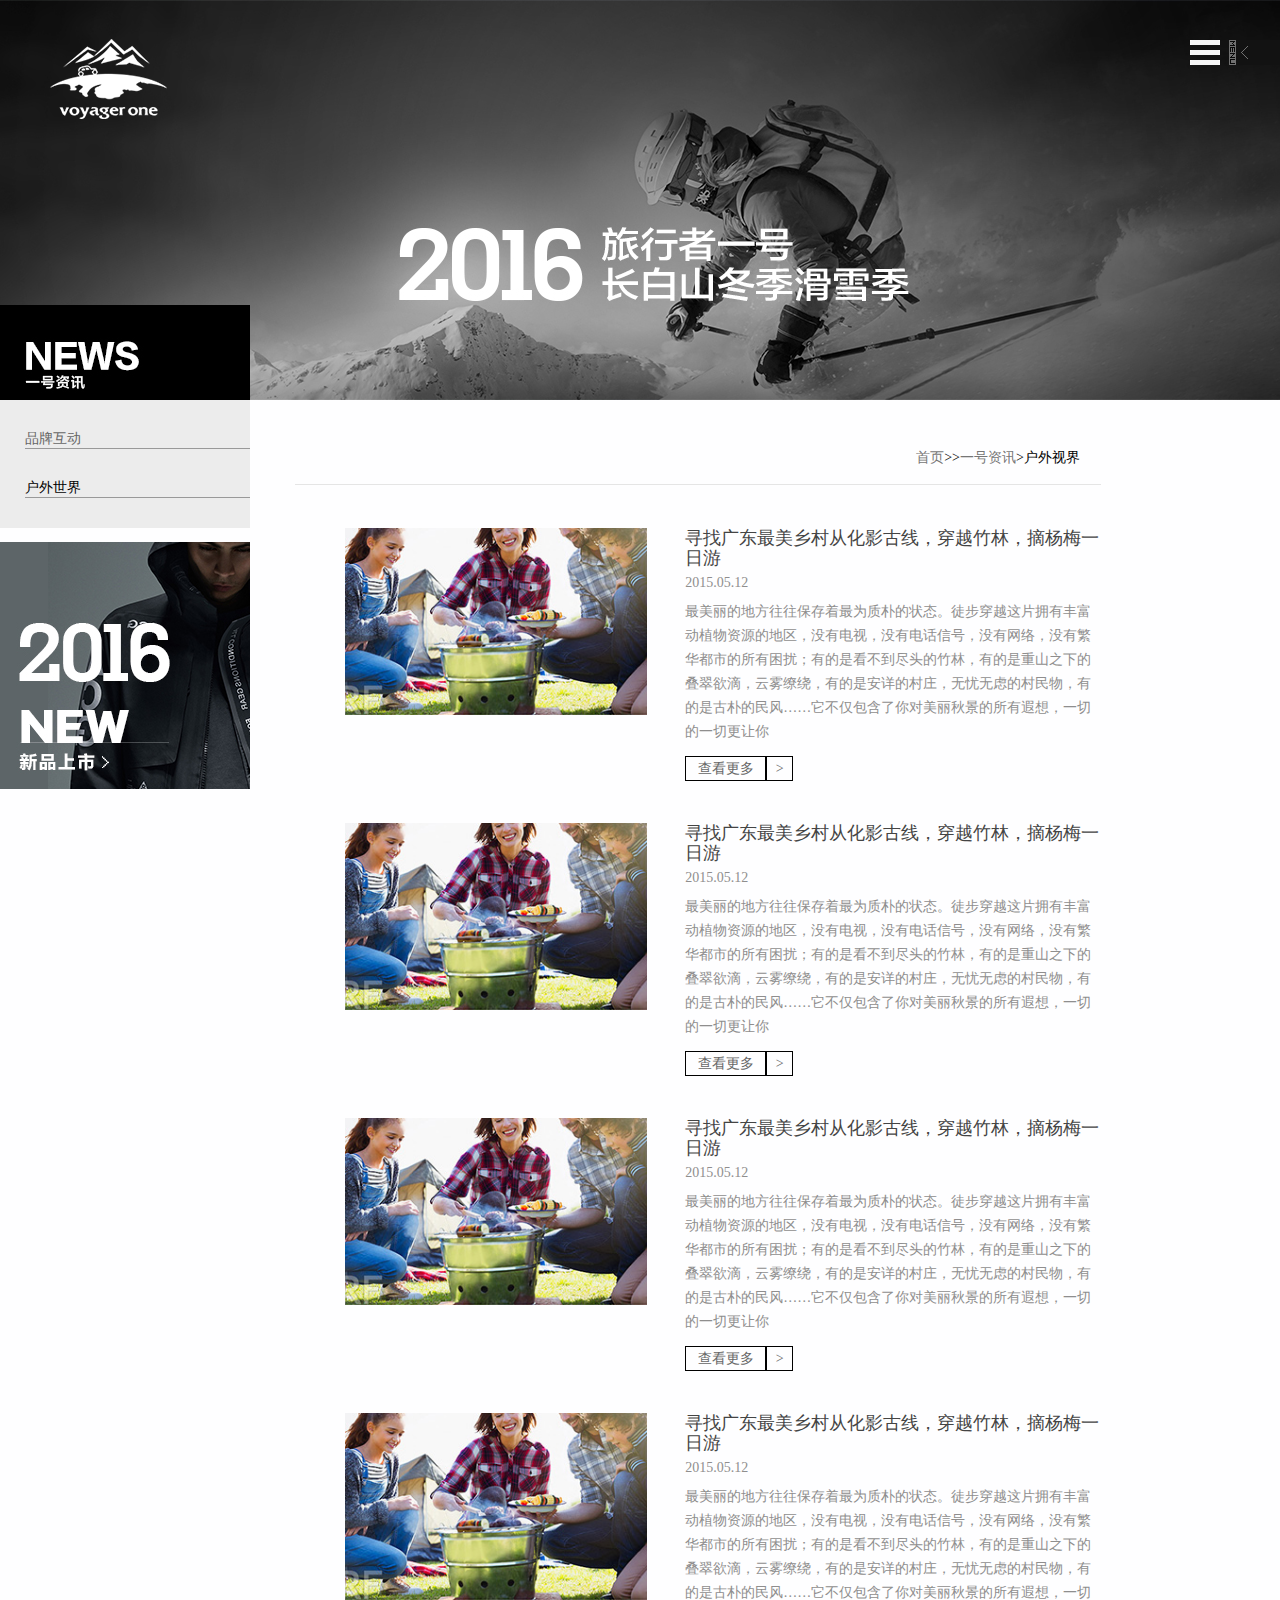
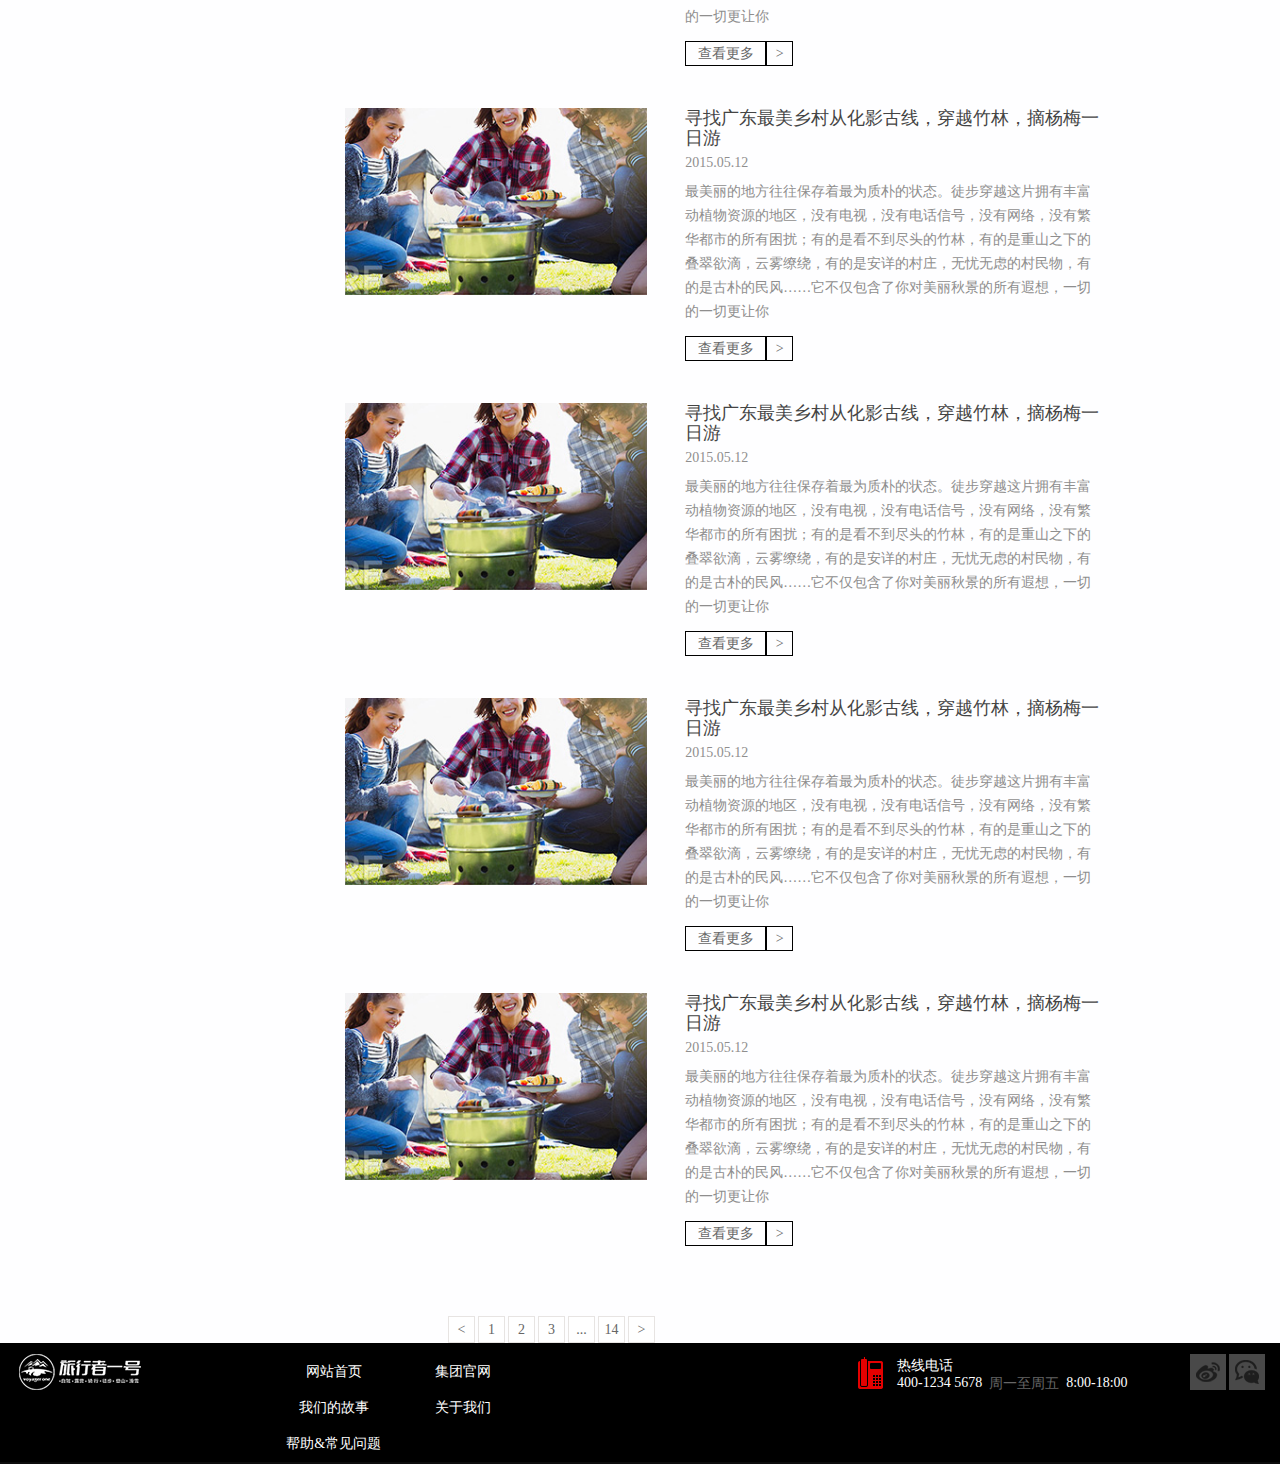
<file: lvxingzhe/Informationid=1.html>
<!DOCTYPE html>
<html lang="en">
<head>
		<meta charset="UTF-8" />
		<title>关于我们</title>
		<!--meta文档类型声明-->
		<meta charset="UTF-8" />
		<meta http-equiv="X-UA-Compatible" content="IE=edge">
		<!--禁止缩放比例为一的meta-->
		<meta name="viewport" content="width=device-width, user-scalable=no, initial-scale=1.0, maximum-scale=1.0, minimum-scale=1.0" />
		<!-- 上述3个meta标签*必须*放在最前面，任何其他内容都*必须*跟随其后！ -->
		<!--去除苹果工具栏和菜单栏-->
		<!--<meta name="apple-mobile-web-app-capable" content="yes">-->
		<!--显示手机信号、时间、电池的顶部导航栏的颜色default（白色），可以定为black（黑色）和black-translucent（灰色半透明）-->
		<meta name="apple-mobile-web-app-status-bar-style" content="black-translucent">
		<!--format-detection翻译成中文的意思是“格式检测”，telephone去掉这个拨号链接iPhone，默认yes-->
		<!--<meta name="format-detection" content="telephone=yes">-->
		<!--文字默认为邮箱地址-->
		<!--<meta name="format-detection" content="email=yes">-->
		<title>旅行者</title>
		<!-- HTML5 shim and Respond.js for IE8 support of HTML5 elements and media queries -->
		<!-- WARNING: Respond.js doesn't work if you view the page via file:// -->
		<!--[if lt IE 9]>
	      <script src="https://cdn.bootcss.com/html5shiv/3.7.3/html5shiv.min.js"></script>
	      <script src="https://cdn.bootcss.com/respond.js/1.4.2/respond.min.js"></script>
	    <![endif]-->
		<link rel="stylesheet" type="text/css" href="css/index.css" />
		<!--[if lt IE 9]>
	    <script src="js/respond.min.js"></script>
		<![endif]--> 
</head>
<body>
	<div class="about-head">
		<div class="Information">
			<div class="Information-head clearFix">
				<div class="logo">
					<img src="img/logo.png" />
				</div>
				<div class=" head-position">
						<div class="position-div">
							<ul class="clearFix head-ul">
								<li>
									<a href="./index.html">首页</a>
								</li>
								<li>
									<a href="./about.html">关于我们</a>
								</li>
								<li>
									<a href="./Information.html">一号咨询</a>
								</li>
								<li>
									<a href="./Brandworld.html">品牌世界</a>
								</li>
								<li>
									<a href="./Productcenter.html">产品中心</a>
								</li>
								<li>
									<a href="">招商加盟</a>
								</li>
								<li>
									<a href="">联系我们</a>
								</li>
								
							</ul>
						</div>
						<div class="head-position-div"></div>
				</div>
			</div>
		</div>
			<div class="cloth"></div>
	</div>
	<div class="Information-body clearFix">
		<div class="Information-body-div" >
			<div><img src="img/information-1.jpg"/></div>
			<ul class="Information-body-div-text">
				<li><a href="./Information-BrandDynamics.html"  class="Informationa1">品牌互动</a></li>
				<li><a href="./Information.html" class="Information-body-div-text-color Informationa2">户外世界</a></li>
			</ul>
			<div class="Information-body-div-text-div"><img src="img/information-2.jpg"/></div>
		</div>
		<div class="Information-bodytext clearFix">
			<div class="Information-bodytext-div">
				<div class="Information-bodytext-div-hadetext">
					<span><a href="./index.html">首页</a></span><span>></span><span>><a href="./Information.html">一号资讯</a></span><span>></span><span class="textd"></span>
				</div>
				<ul class="Information-bodytext-ul">
					<li class="clearFix jsli1" link="./json/tion1.json?id=1">
						<div class="Information-bodytext-ul-div1"><img src=""/></div>
						<div class="Information-bodytext-ul-div2">
							<p class="Information-bodytext-ul-div2-p1 texta"></p>
							<p class="Information-bodytext-ul-div2-p1 textb"></p>
							<p class="Information-bodytext-ul-div2-p1 textc"></p>
							<div class="Information-bodytext-ul-div2-index">查看更多</div><div class="Information-bodytext-ul-div2-index2">></div>
						</div>
					</li>
					<li class="clearFix jsli1" link="./json/tion1.json?id=1">
						<div class="Information-bodytext-ul-div1"><img src=""/></div>
						<div class="Information-bodytext-ul-div2">
							<p class="Information-bodytext-ul-div2-p1 texta"></p>
							<p class="Information-bodytext-ul-div2-p1 textb"></p>
							<p class="Information-bodytext-ul-div2-p1 textc"></p>
							<div class="Information-bodytext-ul-div2-index">查看更多</div><div class="Information-bodytext-ul-div2-index2">></div>
						</div>
					</li>
					<li class="clearFix jsli1" link="./json/tion1.json?id=1">
						<div class="Information-bodytext-ul-div1"><img src=""/></div>
						<div class="Information-bodytext-ul-div2">
							<p class="Information-bodytext-ul-div2-p1 texta"></p>
							<p class="Information-bodytext-ul-div2-p1 textb"></p>
							<p class="Information-bodytext-ul-div2-p1 textc"></p>
							<div class="Information-bodytext-ul-div2-index">查看更多</div><div class="Information-bodytext-ul-div2-index2">></div>
						</div>
					</li>
					<li class="clearFix jsli1" link="./json/tion1.json?id=1">
						<div class="Information-bodytext-ul-div1"><img src=""/></div>
						<div class="Information-bodytext-ul-div2">
							<p class="Information-bodytext-ul-div2-p1 texta"></p>
							<p class="Information-bodytext-ul-div2-p1 textb"></p>
							<p class="Information-bodytext-ul-div2-p1 textc"></p>
							<div class="Information-bodytext-ul-div2-index">查看更多</div><div class="Information-bodytext-ul-div2-index2">></div>
						</div>
					</li>
					<li class="clearFix jsli1" link="./json/tion1.json?id=1">
						<div class="Information-bodytext-ul-div1"><img src=""/></div>
						<div class="Information-bodytext-ul-div2">
							<p class="Information-bodytext-ul-div2-p1 texta"></p>
							<p class="Information-bodytext-ul-div2-p1 textb"></p>
							<p class="Information-bodytext-ul-div2-p1 textc"></p>
							<div class="Information-bodytext-ul-div2-index">查看更多</div><div class="Information-bodytext-ul-div2-index2">></div>
						</div>
					</li>
					<li class="clearFix jsli1" link="./json/tion1.json?id=1">
						<div class="Information-bodytext-ul-div1"><img src=""/></div>
						<div class="Information-bodytext-ul-div2">
							<p class="Information-bodytext-ul-div2-p1 texta"></p>
							<p class="Information-bodytext-ul-div2-p1 textb"></p>
							<p class="Information-bodytext-ul-div2-p1 textc"></p>
							<div class="Information-bodytext-ul-div2-index">查看更多</div><div class="Information-bodytext-ul-div2-index2">></div>
						</div>
					</li>
					<li class="clearFix jsli1" link="./json/tion1.json?id=1">
						<div class="Information-bodytext-ul-div1"><img src=""/></div>
						<div class="Information-bodytext-ul-div2">
							<p class="Information-bodytext-ul-div2-p1 texta"></p>
							<p class="Information-bodytext-ul-div2-p1 textb"></p>
							<p class="Information-bodytext-ul-div2-p1 textc"></p>
							<div class="Information-bodytext-ul-div2-index">查看更多</div><div class="Information-bodytext-ul-div2-index2">></div>
						</div>
					</li>
					<li class="clearFix jsli1" link="./json/tion1.json?id=1">
						<div class="Information-bodytext-ul-div1"><img src=""/></div>
						<div class="Information-bodytext-ul-div2">
							<p class="Information-bodytext-ul-div2-p1 texta"></p>
							<p class="Information-bodytext-ul-div2-p1 textb"></p>
							<p class="Information-bodytext-ul-div2-p1 textc"></p>
							<div class="Information-bodytext-ul-div2-index">查看更多</div><div class="Information-bodytext-ul-div2-index2">></div>
						</div>
					</li>
				</ul>
			</div>
		</div>
		
	</div>
	<div class="Information-bodytext-tail"> 
			<div><</div>
			<div>1</div>
			<div>2</div>
			<div>3</div>
			<div>...</div>
			<div>14</div>
			<div>></div>			
		</div>
	<!--尾部-->
			<div class="tail clearFix">
				<div class="tail-logo"><img src="img/taillogo.png" class="aboutimg-i"/></div>
				<ul class="tail-ul clearFix">
					<li><a href="./index.html">网站首页</a></li>
					<li><a href="">集团官网</a></li>
					<li><a href="">我们的故事</a></li>
					<li><a href="./about.html">关于我们</a></li>
					<li><a href="">帮助&常见问题</a></li>
				</ul>
				<div class="phone clearFix">
					<p class="phone-p"><img src="img/phonp.png"/></p>
					<div class="phone-div-text">
						<span style="float: none;">热线电话</span>
						<span>400-1234 5678  </span><i>&nbsp;&nbsp;周一至周五&nbsp;&nbsp;</i><em>8:00-18:00</em>
					</div>
				</div>
				<div class="share clearFix">
					<div><a href="http://service.weibo.com/share/share.php?appkey=&title=&url=&pic=&searchPic=false&style=simple" target="_blank"><img src="img/weibo.png"/></a></div>
					<div><!-- JiaThis Button BEGIN --><div id="ckepop">
						<!--<span class="jiathis_txt">分享到：</span>-->
						<a class="jiathis_button_weixin"><img src="img/weixing.png"/></a> 
						<!--<a href="http://www.jiathis.com/share"  class="jiathis jiathis_txt jiathis_separator jtico jtico_jiathis" target="_blank">更多</a>-->
						<!--<a class="jiathis_counter_style"></a>-->  </div>
						<script type="text/javascript" src="http://v3.jiathis.com/code/jia.js?uid=1" charset="utf-8"></script>
					</div> <!-- JiaThis Button END -->
				</div>
			</div>
</body>
<script type="text/javascript" src="js/jquery-1.7.1.min.js">
</script>
<script type="text/javascript" src="js/app.js">
</script>
<script type="text/javascript">
	var _this= this;
	var alink=$(".jsli1").attr("link");
//	console.log(alink)
	$.ajax({
		type:"get",
		url:alink,
//		async:true,
		dataType:"json",
		success:function(json){
//			console.log(json)
			var imgs=json.imgs;
			var texta=json.texta;
			var textb=json.textb;
			var textc=json.textc;
			var textd=json.textd;
			var a=function (src){
				$(".Information-bodytext-ul-div1 img").attr({src:imgs[src]})
				$(".texta").text(texta);
				$(".textb").text(textb);
				$(".textc").text(textc);
				$(".textd").text(textd);
			}
			a(1);
			$(".Information-bodytext-tail div").eq(1).click(function(){
				a(0);
			})
			$(".Information-bodytext-tail div").eq(2).click(function(){
				a(1);
			})
			$(".Information-bodytext-tail div").eq(3).click(function(){
				a(2);
			})
		},
		error:function(status){
			alert("请求失败，请稍后再试")
		}
	});
</script>
</html>
</file>
<file: lvxingzhe/css/index.css>
body,
header,
section,
nav,
footer,
article,
div,
h1,
h2,
h3,
h4,
form,
p,
dl,
dt,
dd,
ul,
li,
span,
a,
em,
i,
strong,
b,
img {
  margin: 0;
  padding: 0;
}
i,
em {
  font-style: normal;
}
a {
  text-decoration: none;
}
body,
html,
.swiper-container {
  height: auto;
}
input,
textarea,
select {
  outline: none;
  font-size: 18px;
}
img {
  border: 0 none;
  vertical-align: top;
}
img {
  width: 100%;
}
li {
  list-style: none;
}
html {
  font-size: 625%;
  /*100%即16px，625%即100px*/
}
body {
  background: #fefeff;
  font-family: "微软雅黑";
  font-size: 14px;
  color: #666666;
}
.clearFix {
  *zoom: 1;
}
.clearFix:after {
  content: ".";
  display: block;
  visibility: hidden;
  height: 0;
  clear: both;
  font-size: 0;
}
.head {
  height: 100%;
  margin: 0 auto;
  position: relative;
  width: 100%;
  overflow: hidden;
}
.head-div {
  background: #000;
  position: fixed;
  z-index: 1;
  left: 0;
  top: 0;
  height: 100%;
  overflow: hidden;
}
.head-bg {
  width: auto;
  height: auto;
}
.nav {
  width: 90%;
  margin: 0 auto;
}
.head-position {
  position: absolute;
  top: 40px ;
  right: 0px;
  z-index: 99;
}
.logo {
  height: 82px;
  top: 39px;
  position: absolute;
  z-index: 4;
  left: 50px;
}
.head-position-div {
  height: 25px;
  width: 90px;
  float: right;
  background: url("../img/tpjl.png") no-repeat 0 0 / auto auto;
  cursor: pointer;
  position: relative;
  z-index: 1;
}
.head-ul {
  position: relative;
  z-index: 3;
  transform: translateX(693px);
}
.head-ul li {
  margin: 0 13px 0 34px;
  font-size: 14px;
  line-height: 14px;
  float: left;
  padding-top: 6px;
}
.head-ul li  a{
  color: #3042d0;
}
.mouse {
    width: 37px;
    height: 43px;
    position: absolute;
    bottom: 30px;
    left: 50%;
    margin-left: -27.5px;
    background-color: rgba(255, 255, 255, 0.3);
    border-radius: 50%;
    padding: 12px 0 0 19px;
    z-index: 5;
    animation: divtop 1s infinite alternate;
}
.mouse img {
  width: auto;
}
.font {
  position: absolute;
  z-index: 1;
  top: 290px;
  left: 205px;
}
.font-p1 {
  padding-top: 15px;
}
.font-p1 span {
  line-height: 36px;
  font-size: 29px;
  font-weight: 500;
  color: #ffffff;
  display: block;
}
.font-p2 {
  padding-top: 14px;
}
.font-p2 span {
  line-height: 36px;
  font-size: 18px;
  color: #ffffff;
  display: block;
}
.position-div {
  float: left;
  overflow: hidden;
  width: 693px;
}
.cloth {
  position: absolute;
  width: 100%;
  height: 100%;
  display: none;
  z-index: 33;
  left: 0;
  top: 0;
  overflow: hidden;
}
@media screen and (max-width: 1200px) {
  .font {
    left: 80px;
  }
}
@media screen and (max-width: 500px) {
  .font {
    left: 20px;
    width: 300px;
  }
}
@media screen and (max-width: 360px) {
  .font {
    top: 147px;
  }
}
@media screen and (max-width: 930px) {
  .head-position {
    width: 60%;
  }
}
@media screen and (max-width: 930px) {
  .position-div {
    height: 100%;
    position: fixed;
    background: rgba(0, 0, 0, 0.7);
    overflow: auto;
    z-index: 99;
    transform: translateX(693px);
    top: 0;
  }
  .head-ul {
    width: 100%;
    position: absolute;
    right: 0;
    padding-top: 80px;
  }
  .head-ul li {
    float: none;
    margin: 0;
    padding-left: 130px;
    line-height: 40px;
  }
  .head-ul li a {
    display: block;
    color: #fff;
  }
}
.myframesout {
  animation: myframes 0.3s linear forwards ;
}
@keyframes myframes {
  from {
    transform: translateX(0px);
  }
  to {
    transform: translateX(693px);
  }
}
.myframesinit {
  animation: myframesinit 0.3s linear forwards ;
}
@keyframes myframesinit {
  from {
    transform: translateX(693px);
  }
  to {
    transform: translateX(0px);
  }
}
@-moz-keyframes myframesinit {
  from {
    transform: translateX(693px);
  }
  to {
    transform: translateX(0px);
  }
}
@-ms-keyframes myframesinit {
  from {
    transform: translateX(693px);
  }
  to {
    transform: translateX(0px);
  }
}
@-webkit-keyframes myframesinit {
  from {
    transform: translateX(693px);
  }
  to {
    transform: translateX(0px);
  }
}
@keyframes divtop {
  form {
    transform: translateY(10px);
  }
  to {
    transform: translateY(-10px);
  }
}
@-moz-keyframes divtop {
  form {
    transform: translateY(10px);
  }
  to {
    transform: translateY(-10px);
  }
}
@-ms-keyframes divtop {
  form {
    transform: translateY(10px);
  }
  to {
    transform: translateY(-10px);
  }
}
@-webkit-keyframes divtop {
  form {
    transform: translateY(10px);
  }
  to {
    transform: translateY(-10px);
  }
}
.index-middle {
  position: relative;
  z-index: 7;
  width: 100%;
  background: #000;
  padding-bottom: 54px;
  padding-top: 17px;
}
.index-middle-div {
  width: 1224px;
  margin: 0 auto;
}
.index-middle-div li {
  margin: 15px 6px 0px 6px;
  float: left;
  text-align: center;
}
.index-middle-div li a {
  display: block;
  position: relative;
}
.index-middle-div li div {
  position: absolute;
  top: 0;
  width: 100%;
  height: 100%;
  padding-top: 17%;
}
.index-middle-div li span {
  font-size: 24px;
  color: #fff;
  font-weight: 500;
}
.index-middle-div li p {
  font-size: 18px;
  color: #fff;
}
.index-middle-div-i {
  background: url("../img/video.png") no-repeat 0 0 / 100% 100%;
  width: 22.3333%;
  height: 45.3333%;
  display: block;
  margin: 0 auto;
}
.fixed-video {
  filter: progid:DXImageTransform.Microsoft.gradient(enabled='true', startColorstr='#E5000000', endColorstr='#E5000000');
  background: rgba(0, 0, 0, 0.9);
}
.fixed-video,
.fixed-text {
  position: fixed;
  z-index: 9999;
  left: 0;
  top: 0;
  height: 100%;
  width: 100%;
  _position: absolute;
  _top: expression(eval("document.documentElement.scrollTop"));
}
.fixed-video .fixed-video-main {
  position: absolute;
  left: 50%;
  top: 50%;
  width: 700px;
  height: 400px;
  margin: -220px 0 0 -360px;
  padding: 20px;
  background: #fff;
}
.fixed-video .fixed-video-xx,
.fixed-text .fixed-text-xx {
  position: absolute;
  top: -57px;
  cursor: pointer;
  right: 0;
  width: 54px;
  height: 54px;
  line-height: 54px;
  text-align: center;
  background: #000;
  border: 1px solid #fff;
  color: #fff;
  font-size: 32px;
}
.fixed-video .fixed-video-v {
  width: 100%;
  height: 100%;
}
@media screen and (max-width: 1250px) {
  .index-middle-div {
    width: 807px;
  }
}
@media screen and (max-width: 830px) {
  .index-middle-div {
    width: 50%;
  }
}
@media screen and (max-width: 414px) {
  .index-middle-div {
    width: 80%;
  }
}
.bussiness {
  position: fixed;
  width: 100%;
  height: 100%;
  z-index: 0;
  top: 0;
  left: 0;
  background: #000;
  overflow: hidden;
}
.bussiness-li {
  width: 100%;
  height: 100%;
  margin: 0;
}
.bussiness-li li {
  width: 100%;
  height: 100%;
  float: left;
}
.bussiness-li li img {
  width: auto;
}
/*尾部*/
.tail {
  position: relative;
  z-index: 8;
  min-height: 58px;
  background: #000;
  border-bottom: #0c0c0c 2px solid;
  bottom: 0;
  width: 100%;
}
.tail-logo {
  margin: 11px 0 0 1.5%;
  width: 122px;
  height: 36px;
  float: left;
}
.tail-ul {
  float: left;
  margin: 11px 0 0 10%;
  width: 39%;
}
.tail-ul li {
  float: left;
  text-align: center;
  line-height: 36px;
  width: 129px;
}
.tail-ul li a {
  display: block;
  color: #fff;
  font-size: 14px;
}
.phone {
  margin: 14px 0 0 19%;
  float: left;
}
.phone-p {
  width: 25px;
  height: 33px;
  float: left;
  display: block;
}
.phone-div-text {
  float: left;
  font-size: 14px;
  margin-left: 14px;
  color: #fff;
}
.phone-div-text span {
  font-weight: 500;
  color: #fff;
  display: block;
  float: left;
}
.phone-div-text i {
  color: #666666;
  display: block;
  float: left;
}
.phone-div-text em {
  color: #fff;
  display: block;
  float: left;
}
.share {
  float: right;
  margin: 11px 1% 0 0;
}
.share div {
  margin: 0 1px;
  float: left;
}
@media screen and (max-width: 1670px) {
  .tail-ul {
    width: 27%;
  }
}
@media screen and (max-width: 990px) {
  .tail-logo {
    margin: 0 auto;
    float: none;
  }
  .tail-ul {
    margin: 0 auto;
    float: none;
    width: 129px;
  }
  .phone {
    margin: 0 auto;
    float: left;
  }
  .share {
    margin-top: 6px;
    margin-bottom: 5px;
  }
}
@media screen and (max-width: 390px) {
  .phone {
    float: none;
    width: 296px;
  }
  .share {
    margin: 0 auto;
    float: none;
    width: 90px;
  }
}
.jiathis_txt {
  background: none !important;
  overflow: inherit !important;
  margin-left: -13px !important;
  margin-right: 0 !important;
}
/*about关于我们的css*/
.about-head-bg{
    position: fixed;
    z-index: 4;
    top: 0;
    left: 0;
    background: #000;
    width: 100%;
    height: 100%;
}
.about-kong-div{
	width: 60.5%;
	margin: 0 auto 0px;
	position: relative;
	padding-top: 272px;
	top: 0;
	z-index: 4;
}
.about-kong-div-ul li{
	float: left;
	width: 27%;
	margin: 0 1.6%;
	background: rgba(0,0,0,0.6);
	padding: 14px 12px 18px 12px;
}

.about-kong-div-ul li span{
line-height: 50px;
font-size: 18px;
color: #f1f1f1;
}
.about-kong-div-ul li p{
line-height: 41px;
font-size: 36px;
color: #f1f1f1;
font-weight: 600;
}
.about-kong-div-ul li i{
line-height: 20px;
font-size: 18px;
color: #f1f1f1;
white-space: nowrap;
}
@media screen and (max-width: 1040px) {
.about-kong-div {width:75.5%;}
}
@media screen and (max-width: 786px) {
	.about-kong-div {
	    width: 98.5%;
	}
}
@media screen and (max-width: 607px) {
	.about-kong-div li{
	    width: 24%;
	}
	.about-kong-div-ul li span {
    line-height: 39px;
    font-size: 16px;
    color: #f1f1f1;
	}
	.about-kong-div-ul li p {
    line-height: 33px;
    font-size: 23px;
    color: #f1f1f1;
    font-weight: 600;
	}
	.about-kong-div-ul li i {
    line-height: 15px;
    font-size: 16px;
    color: #f1f1f1;
	}
}
@media  screen and (max-width:351px ) {
	.about-kong-div-ul li span {
    line-height: 39px;
    font-size: 15px;
    color: #f1f1f1;
	}
	.about-kong-div-ul li p {
    line-height: 22px;
    font-size: 18px;
    color: #f1f1f1;
    font-weight: 600;
	}
	.about-kong-div-ul li i {
    line-height: 15px;
    font-size: 12px;
    color: #f1f1f1;
	}
}
@media  screen and (max-width:375px ) {
	.about-kong-div{
		padding-top: 50%;
	}
	.aboutimg-i{
		margin-left: -4px;
	}
}
.about-video{
	padding-top: 21%;position: absolute;top: 0;width: 100%;height: 100%;z-index: 2;left: 0;
}
.about-video-em{
	height: 22%;
}

@media screen and (max-width:1285px ) {
	.about-kong-div-ul li{
	width: 26%;
	}
	.about-video-em {
    height: 19% ;
	}
}
@media  screen and (max-width:660px) {
	.about-video{
	padding-top: 25%
	}
	.about-video-em{
	height: 16%;
	}
}
@media  screen and (max-width:607px) {
	.about-kong-div {
    width: 100%;
	}
	.about-kong-div-ul li {
    width: 24%;
	}
	.about-kong-div-ul{
		padding-left: 4%;
	}
}
@media  screen and (max-width:430px) {
	.about-kong-div-ul li {
    width: 20%;
	}
	.about-kong-div-ul{
		padding-left: 4%;
	}
	.about-kong-div-ul li span {
    line-height: 29px;
    font-size: 12px;
	}
	.about-kong-div-ul li p {
    line-height: 16px;
    font-size: 19px;
    font-weight: 500;
	}
	.about-kong-div-ul li i {
    line-height: 10px;
    font-size: 12px;
	}
}
.about-kong-div-ul li a img{
cursor:pointer;
transition:all 1s;
-moz-transition:all 1s;	/* Firefox 4 */
-webkit-transition:all 1s;	/* Safari 和 Chrome */
-o-transition:all 1s;	/* Opera */
}
.about-kong-div-ul li:hover .aboutimg{
	transform:rotate(180deg);
-ms-transform:rotateY(180deg); /* Internet Explorer */
-moz-transform:rotateY(180deg); /* Firefox */
-webkit-transform:rotateY(180deg); /* Safari 和 Chrome */
-o-transform:rotateY(180deg); /* Opera */
	}
.Details{
	position: absolute;
	left: 0;
	top: 0;
	width: 100%;
	height: 100%;
	display: none;
	z-index: 9;
}
.Details-div{
	width: 60%;
	height: 451px;
	position: absolute;
	left: 50%;
	top: 50%;
	margin-left: -30%;
	margin-top: -225.5px;
	z-index: 9;
	padding: 26px;
	background: #fff;
}

.Details-div1{
	width: 400px;
	height: 400px;
	float: left;
	position: relative;
}
.Details-div2{
	float: left;
	margin-left: 43px;
	width: 648px;
}
.Details-div2-text1,.Details-div2-text2{
	line-height:45px ;
	font-size: 16px;
	color: #000000;
	background: #e4e4e4;
	text-align: center;
	float: left;
	padding: 0 41px 0 41px;
	margin-left: 5px;
}
.Detail-color{
	background: #000000;
	color: #e9e9e9 !important;
}
.Details-p-text {
	width: 100%;
	margin-top: 3px;
	overflow: auto;
	height: 373px;
}
.Details-p-text p{
	line-height: 36px;
	font-size: 14px;
	color: #878787;
}
.Details-xx{
	width: 55px;
	height: 55px;
	position: absolute;
	top: -56px;
	right: 0;
	cursor: pointer;
}
.Details-div1 img{
	display: none;
	position: absolute;
	top: 0;
	left: 0;
	height: 100%;
}
.Details-div1-left{
	width: 19px;
	height: 36px;
	position: absolute;
	left: 0px;
	top: 50%;
	margin-top: -13px;
	z-index: 1;
	background: rgba(255,255,255,0.6);
	padding-top: 10px;
}
.Details-div1-left div{
	width: 8px;
	height: 15px;
	margin: 0 auto;
	background: url("../img/about-left-top.png") no-repeat 0 0 / auto auto;
}
.Details-div1-right{
	width: 19px;
	height: 36px;
	position: absolute;
	right: 0px;
	top: 50%;
	margin-top: -13px;
	z-index: 1;
	background: rgba(255,255,255,0.6);
	padding-top: 10px;
}
.Details-div1-right div{
	width: 8px;
	height: 15px;
	margin: 0 auto;
	background: url("../img/about-left-top.png") no-repeat 0 -15px / auto auto;
}
.jsDetailsdiv{
	cursor: pointer;
}
.jsDetailsdiv2{
	font-size: 36px;
  line-height: 48px;
}
/*@media  screen and (max-width:1670px) {
	.Details-div{
		width: 60%;
	}
	.Details-p-text{
		width: 100%;
	}
	.Details-div2{
		
	}
}*/
@media  screen and (max-width:820px ) {
.Details-div1{
    margin: 0px auto;
    float: none;
 }
 .Details-div1-right,.Details-div1-left {
 	height: 24px;
 }
 .jsDetailsdiv2 {
    font-size: 20px;
    line-height: 50px;
	}
.Details-div2{
	margin: 0px auto;
	 float: none;
}
.Details-div2-text1, .Details-div2-text2 {	
    width: 70%;
    line-height: 300%;
    font-size: 16px;
    color: #000000;
    text-align: center;
    float: left;
    padding: 0 15% 0 15%;
    margin-left: 5px;
}
.Details-p-text {
    width: 100%;
    margin-top: 3px;
    margin-bottom: 30px;
    height: 138px;
}	
}
@media  screen and (max-width:581px ) {
	.Details-p-text {
    height: 200px;
	}
	.Details-xx {
    width: 40px;
    height: 40px;
    top: -43px;
	}
}
@media  screen and (max-width:414px) {
	.Details-xx {
    left: 0;
	}
	.Details-div1{
		width: 110px;
		height: 110px;
		margin-bottom:3px ;
	}
	.Details-div {
    left: 0%;
    margin-left: 0%;
	}
}
/*第三页*/
.Information{
	background: url(../img/Information.jpg) no-repeat;
	width: 100%;
	height: 400px;
	position: relative;
}
.Information-head,.Information-body{
	width: 73.69%;
	position: relative;
	margin: 0 auto;
}
.Information-body{
	height: auto;
	padding-bottom: 70px;
}
@media  screen and (max-width:1285px ) {
	.Information-head,.Information-body{
		width: 100%;
	}
	.Information{
	background-position-x: -500px;
	}
}
@media  screen and (max-width:768px ) {
	.Information{
	background-position-x: -890px
	}
}
@media  screen and (max-width:414px ) {
	.Information{
	    background-position-x: -1098px;
	}
}
.Information-body-div {
    width: 250px;
    margin-top: -95px;
    float: left;
}
.Information-body-div-text{
	background: #ececec;
	height: 128px;
	padding-left: 25px;
}
.Information-body-div-text li{
	font-size: 14px;
	color: #666666;
	padding-top: 30px;
	border-bottom: 1px solid #999999;
}

.Informationa1,.Informationa2{
	color:#666666;
}
.Information-body-div-text-color{
	color: #000;
}
.Information-bodytext{
	float: left;
	width: 70%;
}
.Information-bodytext-div{
	position: relative;
	margin: 0 auto;
	height: 84px;
	border-bottom: 1px #e5e5e5 solid;
	width: 90%;
}
.Information-bodytext-div-hadetext{
	position: absolute;
	right: 0;
	width: 185px;
	top:47px;
}
.Information-bodytext-div-hadetext span a{
	line-height: 22px;
	font-size: 14px;
	color: #767676;
}
.Information-bodytext-div-hadetext span{
	line-height: 22px;
	font-size: 14px;
	color: #000;
}
.Information-bodytext-ul{
	padding: 128px 0 0 50px;
}
.Information-bodytext-ul li{
	padding-bottom: 42px;
}
.Information-bodytext-ul li div{
	float: left;
}
.Information-bodytext-ul-div1{
	width: 40%;
}
.Information-bodytext-ul-div2{
	width: 55%;
	margin-left: 5%;
}
.Information-bodytext-ul-div2-p1{
	font-size: 14px;
	color: #555d82;
	line-height: 25px;
}
.Information-bodytext-ul-div2-index{
	margin-top: 12px;
	width: 79px;
	height: 23px;
	font-size: 14px;
	border: 1px solid #000000;
	text-align: center;
	line-height: 23px;
}
.Information-bodytext-ul-div2-index a{
	display: block;
}
.Information-bodytext-ul-div2-index2{
	margin-top: 12px;
	width: 25px;
	height: 23px;
	font-size: 14px;
	line-height: 23px;
	border: 1px solid #000000;
	text-align: center;
}
@media  screen and (max-width:850px ) {
	.Information-body-div{
		width: 30%;
		margin-top: 0;
	}
}
@media  screen and (max-width:650px ) {
	.Information-bodytext-ul-div1,.Information-bodytext-ul-div2{
		width: 100%;
		float: none;
		margin: 0;
	}
}
.Information-body-div-text-div{
	margin-top: 14px;cursor: pointer;
}
@media  screen and (max-width:414px ) {
	.Information-body{
		/*height: auto;*/
	}
	.Information-bodytext {
    width: 100%;
    float: none;
	}
	.Information-body-div-text{
		padding-left: 0;
	}
	.Information-body-div-text-div{
	margin-top:0px;
	}
	.Information-body-div-text li{
		text-align: center;
	}
	.Information-body-div {
    width: 100%;
    margin-top: 0;
    float: none;
	}
	.Information-bodytext-ul{
		padding-left: 0;
		/*position: relative;*/
	}
}
.Information-bodytext-tail{
	height: 27px;
	margin: 0 auto;
	width: 30%;
}
.Information-bodytext-tail div{
	float: left;
	width: 25px;
	height: 25px;
	border: 1px solid #e7e4e2;
	background: #fff;
	font-size: 14px;
	line-height: 25px;
	margin-right: 3px;
	text-align: center;
	cursor: pointer;
}
@media  screen and (max-width:760px ) {
	.Information-bodytext-tail{
	width: 50%;
	}
}
@media  screen and (max-width:434px ) {
	.Information-bodytext-tail{
	width: 70%;
	}
}
.BrandDynamics-bodytext-ul{
	padding-top: 107px;
}
.BrandDynamics-bodytext-ul li{
	padding-top: 22px;
	padding-bottom: 11px;
	border-bottom: 1px solid #d1d1d1;
}
.BrandDynamics-bodytext-ul-div1{
	width: 76px;
	height: 74px;
	background: #f9f9f9;
	padding: 17px 0 0 14px;
	float: left;
}
.BrandDynamics-bodytext-ul-div1-p1{
	font-size: 60px;
	color: #6e6e6e;
	font-weight: 500;
	line-height: 43px;
}
.BrandDynamics-bodytext-ul-div1-p2{
	font-size: 14px;
	color: #a6a6a6;
	line-height: 27px;
}
.BrandDynamics-bodytext-ul-div2 {
    margin-left: 2%;
    width: 80%;
    float: left;
}
.texta{
	line-height: 20px;
	font-size: 18px;
	color: #444444;
}
.textb{
	margin-top: 4px;
	line-height: 22px;
	color: #8f8e8e;
}
.textc{
	margin-top: 6px;
	line-height: 24px;
	color: #8f8e8e;
}
.BrandDynamics-bodytext-ul-div1-color{
	background: #000;
}
.BrandDynamics-bodytext-ul-div1-color p{
	color: #fff;
}
@media  screen and (max-width:810px ) {
	.BrandDynamics-bodytext-ul-div1 {
		float: none;
    margin: 0 auto;
	}
	.BrandDynamics-bodytext-ul-div2 {
    margin: 0 auto;
    width: 80%;
   	float: none;
   	text-align: center;
	}
}
@media  screen and (max-width:415px ) {
	.Information-bodytext-div {
		height: auto;
	}
}
.detailed-h3{
	margin: 0 auto;
	color: #000;
	font-size: 18px;
	text-align: center;
	line-height: 30px;
	width: 50%;
}
.detailed-p{
	color: #000;
	font-size: 14px;
	line-height: 36px;
	
}
.detailed-img{
	margin-top: 36px;
	text-align: center;
}
.detailed-img img{
	margin-left: 3px;
	height: 227px;
	width: auto;
}
.detailed-h4{
	margin-top: 40px;
	font-size: 14px;
	line-height: 18px;
}
.detailed-text{
	font-size: 14px;
	line-height: 30px;
	color: #000;
	margin-top: 3px;
}
.detailed-bodytext-ul{
 padding-top: 36px;
}
@media screen and (max-width: 414px) {
	.detailed-bodytext-ul{
 	padding-top:86px;
	}
	.detailed-h3{
		width: 80%;
	}
}
@media  screen and (max-width:375px ) {
	.detailed-img img {
    margin-left: 0px;
    width: 100%;
    height: auto;
	}
	.jiathis_weixin_modal{
		width: 100% !important;
		height: auto !important;
		left: 0 !important;
		margin-left: 0 !important; 
	}
}
/*品牌世界页面*/
.Brandworld{
	height: 1000px;
	background: url("../img/Brandworld.jpg")no-repeat;
}
.Brandworld-body{
	width: 1222px;
	margin: 0 auto;
	padding-top: 204px;
	height: 597px;
}
.Brandworld-body-div{
	width: 987px;
	margin: 0 auto;
	overflow-x: auto;
	overflow-y: hidden;
	padding-bottom: 18px;
	height: 32px;
	white-space: nowrap;
}
.Brandworld-body-div div{
	padding-left: 6px;
	width: 65px;
	line-height: 32px;
	display: inline-block;
	font-size: 14px;
	color: #f5f5f5;
	height: 32px;
	vertical-align: top;
	text-align: center;
}
.Brandworld-body-div2{
	margin-top: 29px;
	width: 100%;
	height: 472px;
	overflow-x: hidden;
	overflow-y: auto;
}
.brand-listM{ width:100%;padding:20px 20px 20px; margin-left:-20px; height:auto; overflow:hidden; height:450px;}
.brand-list{ width:105%;}
.Brandworld-body-div2 li{ float:left; margin:0 6px 6px 0; _display:inline; position:relative; z-index:6; width:235px; height:146px;}
.Brandworld-body-div2 img{ position:absolute; left:0; top:0; width:100%; height:100%;}
.Brandworld-body-div2 span{ display:none; position:absolute; left:0; bottom:0; z-index:6; width:100%; line-height:34px; text-indent:15px; background:#202020; color:#fff;}
.Brandworld-body-div2 i{ position:absolute; right:5px; top:5px; width:24px; height:24px; background:url(../images/brand-icon.png) no-repeat 0 -49px;}
.Brandworld-body-div2 li:hover{ z-index:5;}
.Brandworld-body-div2 li:hover span{ display:block;}
.Brandworld-body-div2 li:hover img{width:115%;height:auto; margin:-4.5% 0 0 -8%; box-shadow:0px 0px 15px #000;}
@media  screen and (max-width:1221px ) {
	.Brandworld-body-div2 ul {
    width: 968px;margin: 0 auto;
	}
	.Brandworld-body {
    width: 977px;
	}
}
@media only screen and (max-width:1013px ) {
	.Brandworld-body-div2 ul {
	    width: 728px;
	}
	.Brandworld-body-div {
    width: 685px;
	}
	.Brandworld-body {
    width: 734px;
	}
}
@media only screen and (max-width: 750px) {
	.Brandworld-body-div2 ul {
	    width: 484px;
	}
	.Brandworld-body-div {
    width: 458px;
	}
	.Brandworld-body {
    width: 493px;
	}
}
@media  screen and (max-width: 500px) {
	.Brandworld-body-div2 ul {
	    width: 238px;
	}
	.Brandworld-body-div {
    width: 201px;
	}
	.Brandworld-body {
    width: 252px;
	}
}
@media  screen and (max-width:414px) {
	.Brandworld-body-div2 {
    height: 100%;
	}
}
.current{ background-color:#8c8c8c; color:#fff;}
.Brandworld-Box{
	display: none;
	position: absolute;
	top: 0;
	left: 0;
	width: 100%;
	height: 1000px;
	background: rgba(0,0,0,0.8);
	z-index: 10;
	overflow: hidden;
}
.Brandworld-Box-div{
	transform: translateY(107%);
	position: absolute;
	bottom: 0;
	height: 70%;
	width: 100%;
	background: #fff;
}
.Brandworld-Box-div-left{
	width: 35%;
	float: left;
	height: 100%;
	border-right: #d5d5d5 1px solid;
	position: relative;
}
.Brandworld-Box-div-left-img{
	width: 45%;
	position: absolute;
	right: 0;
}
.Brandworld-Box-div-right{
	float: left;
	width: 61.939%;
	padding: 2.5% 0 0 2%;
	height: 94.5%;
}
.Brandworld-Box-div-right-img {
		/*height: 30.8%;*/
		width: 100%;
		display: inline-block;
}
.Brandworld-Box-div-right-img img{
	margin-right: 1%;
	/*height: 100%;*/
	display: inline-block;
	width: 30%;
}
.Brandworld-Box-div-right-p{
    line-height: 24px;
    margin-top: 30px;
    color: #666;
    font-size: 14px;
}
.Brandworld-Box-bottom{
	width: 50px;
	height: 50px;
	position: absolute;
	right: 5.6%;
	top: -49px;
	text-align: center;
	background: #fff;
	font-size: 18px;
	background: url("../img/Brandworld-img.jpg") no-repeat;
}
@media only screen and (max-width:990px ) {
	.Brandworld{
		height: 100%;
	}
}
.translateYIn{
	animation: translateY 0.5s linear forwards;
}
@keyframes translateY{
	from{transform: translateY(107%);}
	to{transform: translateY(0%);}
}
@-moz-keyframes translateY{
	from{transform: translateY(107%);}
	to{transform: translateY(0%);}
}
@-ms-keyframes translateY{
	from{transform: translateY(107%);}
	to{transform: translateY(0%);}
}
@-webkit-keyframes translateY{
	from{transform: translateY(107%);}
	to{transform: translateY(0%);}
}
.translateYOut{
	animation: translateYOut 0.5s linear forwards;
}
@keyframes translateYOut{
	from{transform: translateY(0%);}
	to{transform: translateY(107%);}
}
@-moz-keyframes translateYOut{
	from{transform: translateY(0%);}
	to{transform: translateY(107%);}
}
@-ms-keyframes translateYOut{
	from{transform: translateY(0%);}
	to{transform: translateY(107%);}
}
@-webkit-keyframes translateYOut{
	from{transform: translateY(0%);}
	to{transform: translateY(107%);}
}


/*产品中心*/
.Productcenter{
	background: #040404;
	height: 890px;
	
}
.Productcenter-body{
	width: 96%;
	margin: 0 auto;
	padding-top: 170px;
}
.Productcenter-body-div{
	float: left;
	height: 100%;
	width: 11.235%;
	border: 1px #333 solid;
	min-width: 102px;
}
.Productcenter-body-div div {
    display: block;
    height: 53px;
    line-height: 53px;
    padding-left: 22px;
    color: #999;
    border-bottom: #333 1px solid;
}
.product-nav .current, .product-nav div:hover {
    background: #171717 url(../img/arrow.png) right -195px no-repeat;
}
.Productcenter-body-div2{
	position: relative;
	float: left;
	width: 88.6%;
	overflow: hidden;
}
.Productcenter-body-div2-div{
	margin: 0px auto;
	width: 1466px;
	height: 479px;
	overflow-y: auto;
	margin-top: 30px;
}
.Productcenter-body-div2 li{
	width: 235px;
	height: 148px;
	margin: 3px;
	float: left;
	position: relative ;
	overflow: hidden;
}
.Productcenter-body-div2 span {
    /*display: none;*/
    position: absolute;
    left: 0;
    bottom: -23%;
    z-index: 6;
    width: 100%;
    line-height: 34px;
    text-indent: 15px;
    background: #202020;
    color: #fff;
}
@media only screen and (max-width: 1888px) {
	.Productcenter-body-div2-div{
		width: 1225px;
	}
}
@media only screen and (max-width: 1581px) {
	.Productcenter-body-div2-div{
		width: 983px;
	}
}
@media only screen and (max-width:1272px ) {
	.Productcenter-body-div2-div{
		width: 743px;
	}
	.Productcenter-body-div2{
	width:87.6% ;}
}
@media only screen and (max-width:967px ) {
	.Productcenter-body-div2-div{
		width: 500px;
	}
}
@media only screen and (max-width:891px ) {
	.Productcenter-body-div2-div{
		width: 259px;
	}
	.Productcenter-body-div2 {
    width: 80.6%;
	}
}
@media only screen and (max-width:575px ) {
	.Productcenter-body-div2 {
    width: 70.6%;
	}
}
@media only screen and (max-width:414px ) {
	.Productcenter-body-div2 {
   margin: 0 auto;
	}
}
@media only screen and (max-width:387px ) {
	.Productcenter-body{
		width: 100%;
	}
	.Productcenter-body-div2-div ul,.Productcenter-body-div2-div li,.Productcenter-body-div2-div img,.Productcenter-body-div2-div{
		width: 100%;
	}
}
.Productcenter-body-div2-cloth{
	position: absolute;
	left: 0;
	width: 100%;
	height: 100%;
	z-index: 3;
	background: #000;
	bottom: -100%;
}
/*弹框*/
.Productcenter-Box{
	position: absolute;
	right: 0;
	width: 87%;
	height: 100%;
	top: 0;
	z-index: 10;
	display: none;
	overflow: hidden;
}
.Productcenter-Box-left,.Productcenter-Box-right{
	background: rgba(0,0,0,0.6);
	width: 49.9%;
	height: 100%;
	position: relative;
	z-index: 5;
}
.Productcenter-Box-left{
	float: left;
}
.Productcenter-Box-right{
	float: right;
}
.Productcenter-Box a{
    position: absolute;
    top: 50%;
    margin-top: -31px;
    width: 38px;
    height: 62px;
    background: url(../img/bussiness-icon.png) no-repeat;
    z-index: 4;
    overflow: hidden;
    text-indent: -99em;
}
.Productcenter-Box-img{
	position: absolute;
	top: 0;
	z-index: 4;
	left: 50%;
	height: 900px;
	width: auto;
}
.Productcenter-Box-img-hidden{
	width:4000px;
}
.Productcenter-Box-img img{
	display: inline-block;
	height: 900px;
	width: auto;
}
.Productcenter-Box-right-a{
	left: 0;
	background-position-y:-299px !important;
}
.Productcenter-Box-left-a{
	right: 0;
	background-position-y:-104px !important;
}
@media only screen and (max-width:1470px ) {
	.Productcenter-Box-img-hidden img{
     height: 100%;
	}
	.Productcenter-Box-img-hidden {
    height: 700px;
    position: absolute;
    top: 50%;
    margin-top: -350px;
	}
}
@media only screen and (max-width:1170px ) {
	.Productcenter-Box-img-hidden {
    height: 500px;
    margin-top: -250px;
	}
}
@media only screen and (max-width:910px ) {
	.Productcenter-Box-img-hidden {
    height: 300px;
    margin-top: -150px;
	}
}
@media only screen and (max-width:1058px ) {
	.Productcenter-Box{
    width: 80%;
	}
}
@media only screen and (max-width:608px ) {
	.Productcenter-Box-img-hidden {
    height: 150px;
    margin-top: -75px;
	}
	.Productcenter-Box {
    width: 70%;
    height: 680px;
    top: 50%;
    margin-top: -330px;
	}
	.Productcenter-Box-img{
		height: 680px;
		margin-top: -330px;
		top: 50%;
	}
}
@media only screen and (max-width:320px ) {
	.Productcenter-Box-img-hidden {
    height: 100px;
    margin-top: -50px;
	}
	.Productcenter-Box {
    width: 64%;
	}
}
      
    




/* Start: Recommended Isotope styles */

/**** Isotope Filtering ****/

.isotope-item {
    z-index: 2;
}

.isotope-hidden.isotope-item {
    pointer-events: none;
    z-index: 1;
}
/**** Isotope CSS3 transitions ****/

.isotope,
.isotope .isotope-item {
    -webkit-transition-duration: 0.8s;
    -moz-transition-duration: 0.8s;
    -ms-transition-duration: 0.8s;
    -o-transition-duration: 0.8s;
    transition-duration: 0.8s;
}

.isotope {
    -webkit-transition-property: height, width;
    -moz-transition-property: height, width;
    -ms-transition-property: height, width;
    -o-transition-property: height, width;
    transition-property: height, width;
}

.isotope .isotope-item {
    -webkit-transition-property: -webkit-transform, opacity;
    -moz-transition-property:    -moz-transform, opacity;
    -ms-transition-property:     -ms-transform, opacity;
    -o-transition-property:      -o-transform, opacity;
    transition-property:         transform, opacity;
}

/**** disabling Isotope CSS3 transitions ****/

.isotope.no-transition,
.isotope.no-transition .isotope-item,
.isotope .isotope-item.no-transition {
    -webkit-transition-duration: 0s;
    -moz-transition-duration: 0s;
    -ms-transition-duration: 0s;
    -o-transition-duration: 0s;
    transition-duration: 0s;
}
/* End: Recommended Isotope styles */

/* disable CSS transitions for containers with infinite scrolling*/
.isotope.infinite-scrolling {
    -webkit-transition: none;
    -moz-transition: none;
    -ms-transition: none;
    -o-transition: none;
    transition: none;
}

/****滚动插件***/
.jspContainer
{
	overflow: hidden;
	position: relative;
}

.jspPane
{
	position: absolute;
}

.jspVerticalBar
{
	position: absolute;
	top: 0;
	right: 0;
	width: 9px;
	height: 100%;
	/*background: red;*/
}

.jspHorizontalBar
{
	position: absolute;
	bottom: 0;
	left: 0;
	width: 100%;
	height: 12px;
	padding:1px 0px;
	background: #6e1515;
}

.jspVerticalBar *,
.jspHorizontalBar *
{
	margin: 0;
	padding: 0;
}

.jspCap
{
	display: none;
}

.jspHorizontalBar .jspCap
{
	float: left;
}

.jspTrack
{
	/*background: #6e1515;*/
	position: relative;
	background:url(../images/bar-line.gif) repeat-y;
}

.jspDrag
{
	background: #000;
	position: relative;
	top: 0;
	left: 0;
	cursor: pointer;
}

.jspHorizontalBar .jspTrack,
.jspHorizontalBar .jspDrag
{
	float: left;
	height: 100%;
}

.jspArrow
{
	background: #50506d;
	text-indent: -20000px;
	display: block;
	cursor: pointer;
}

.jspArrow.jspDisabled
{
	cursor: default;
	background: #80808d;
}

.jspVerticalBar .jspArrow
{
	height: 9px;
}

.jspHorizontalBar .jspArrow
{
	width: 9px;
	float: left;
	height: 100%;
}

.jspVerticalBar .jspArrow:focus
{
	outline: none;
}

.jspCorner
{
	background: #eeeef4;
	float: left;
	height: 100%;
}

/* Yuk! CSS Hack for IE6 3 pixel bug :( */
* html .jspCorner
{
	margin: 0 -3px 0 0;
}
</file>
